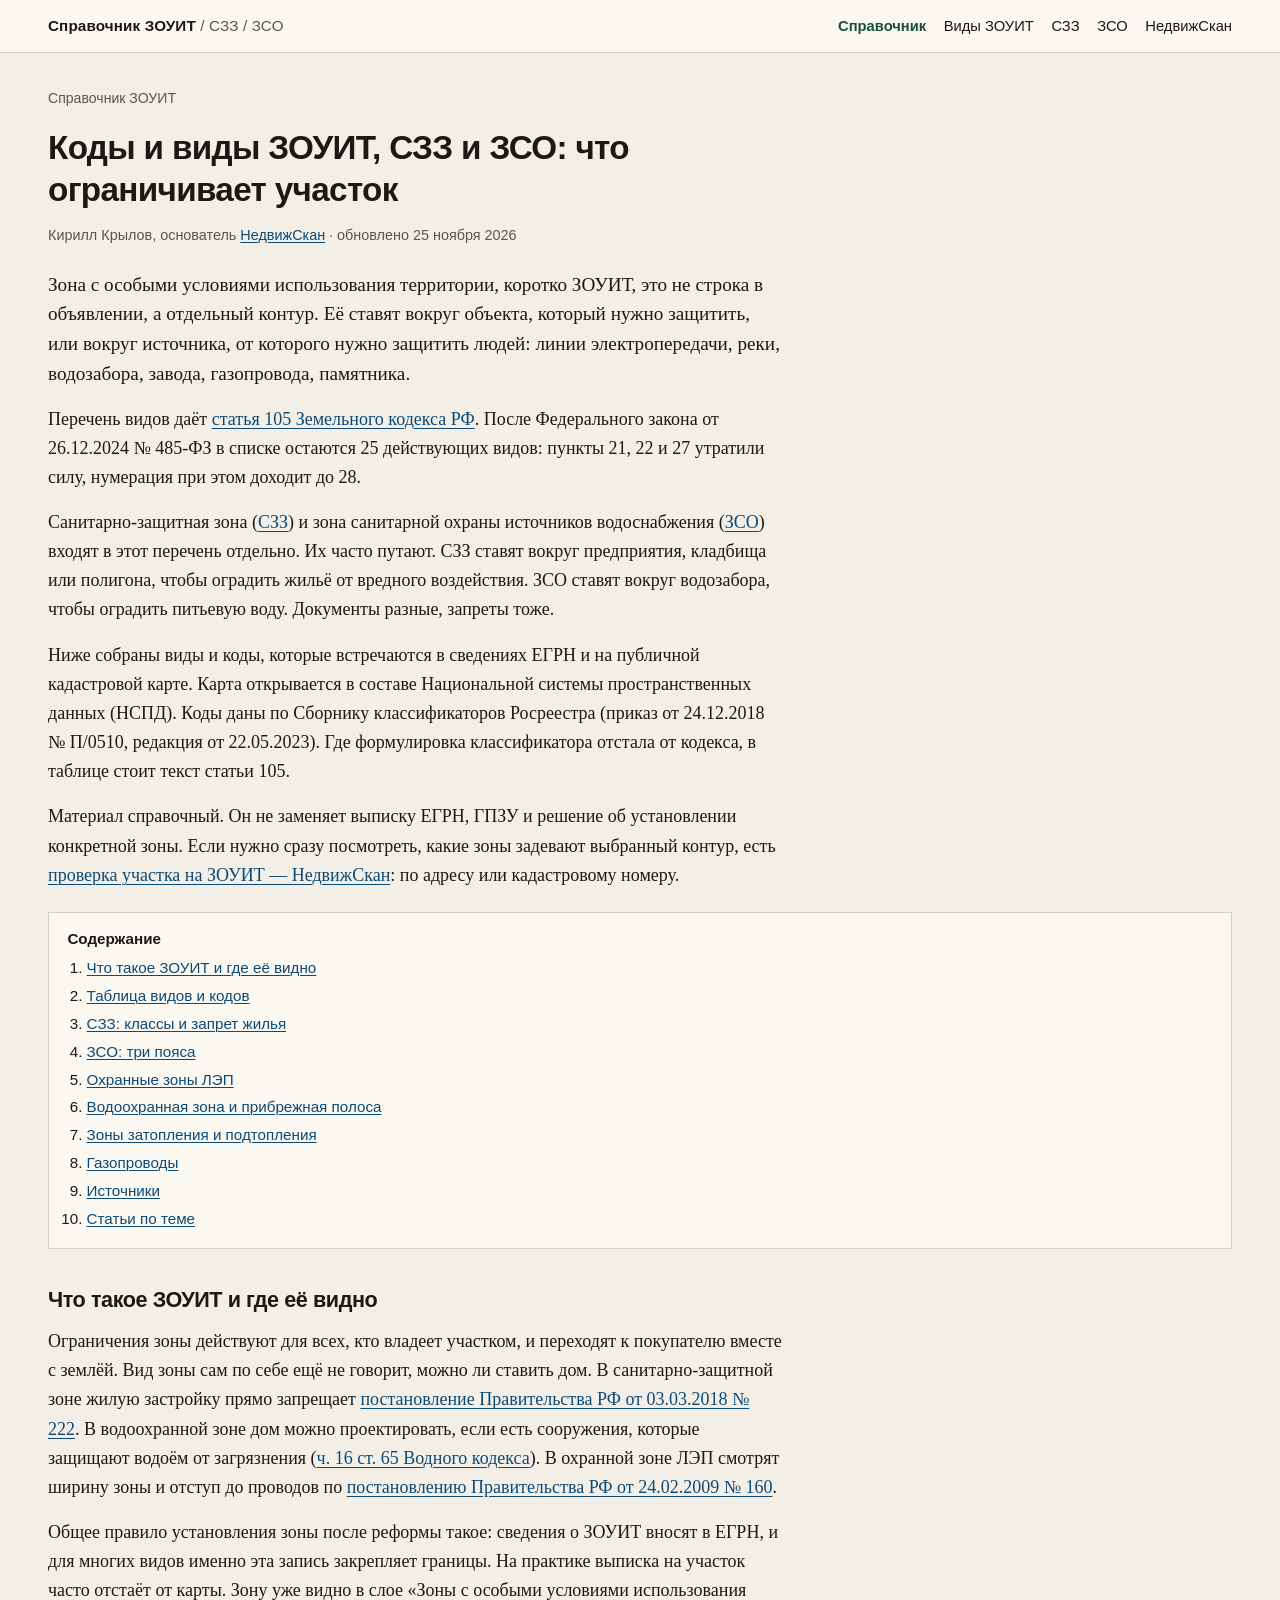
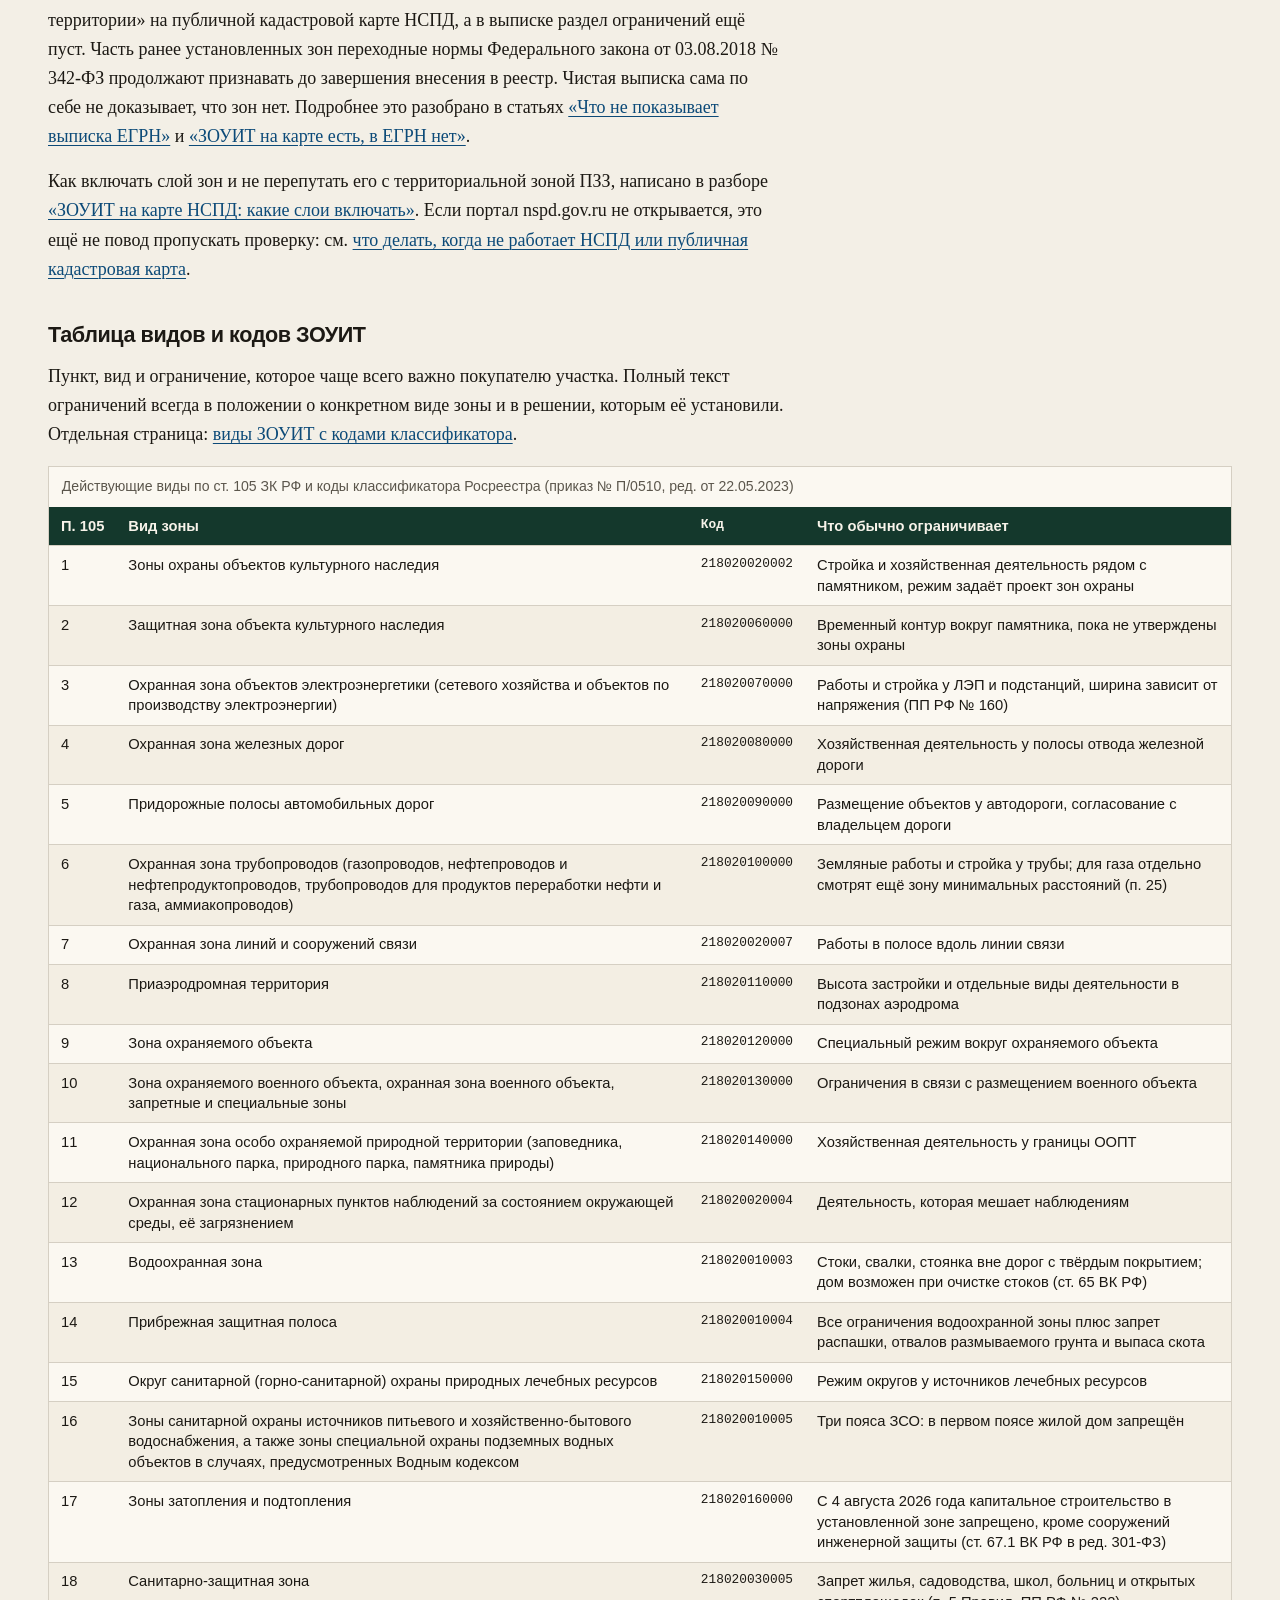
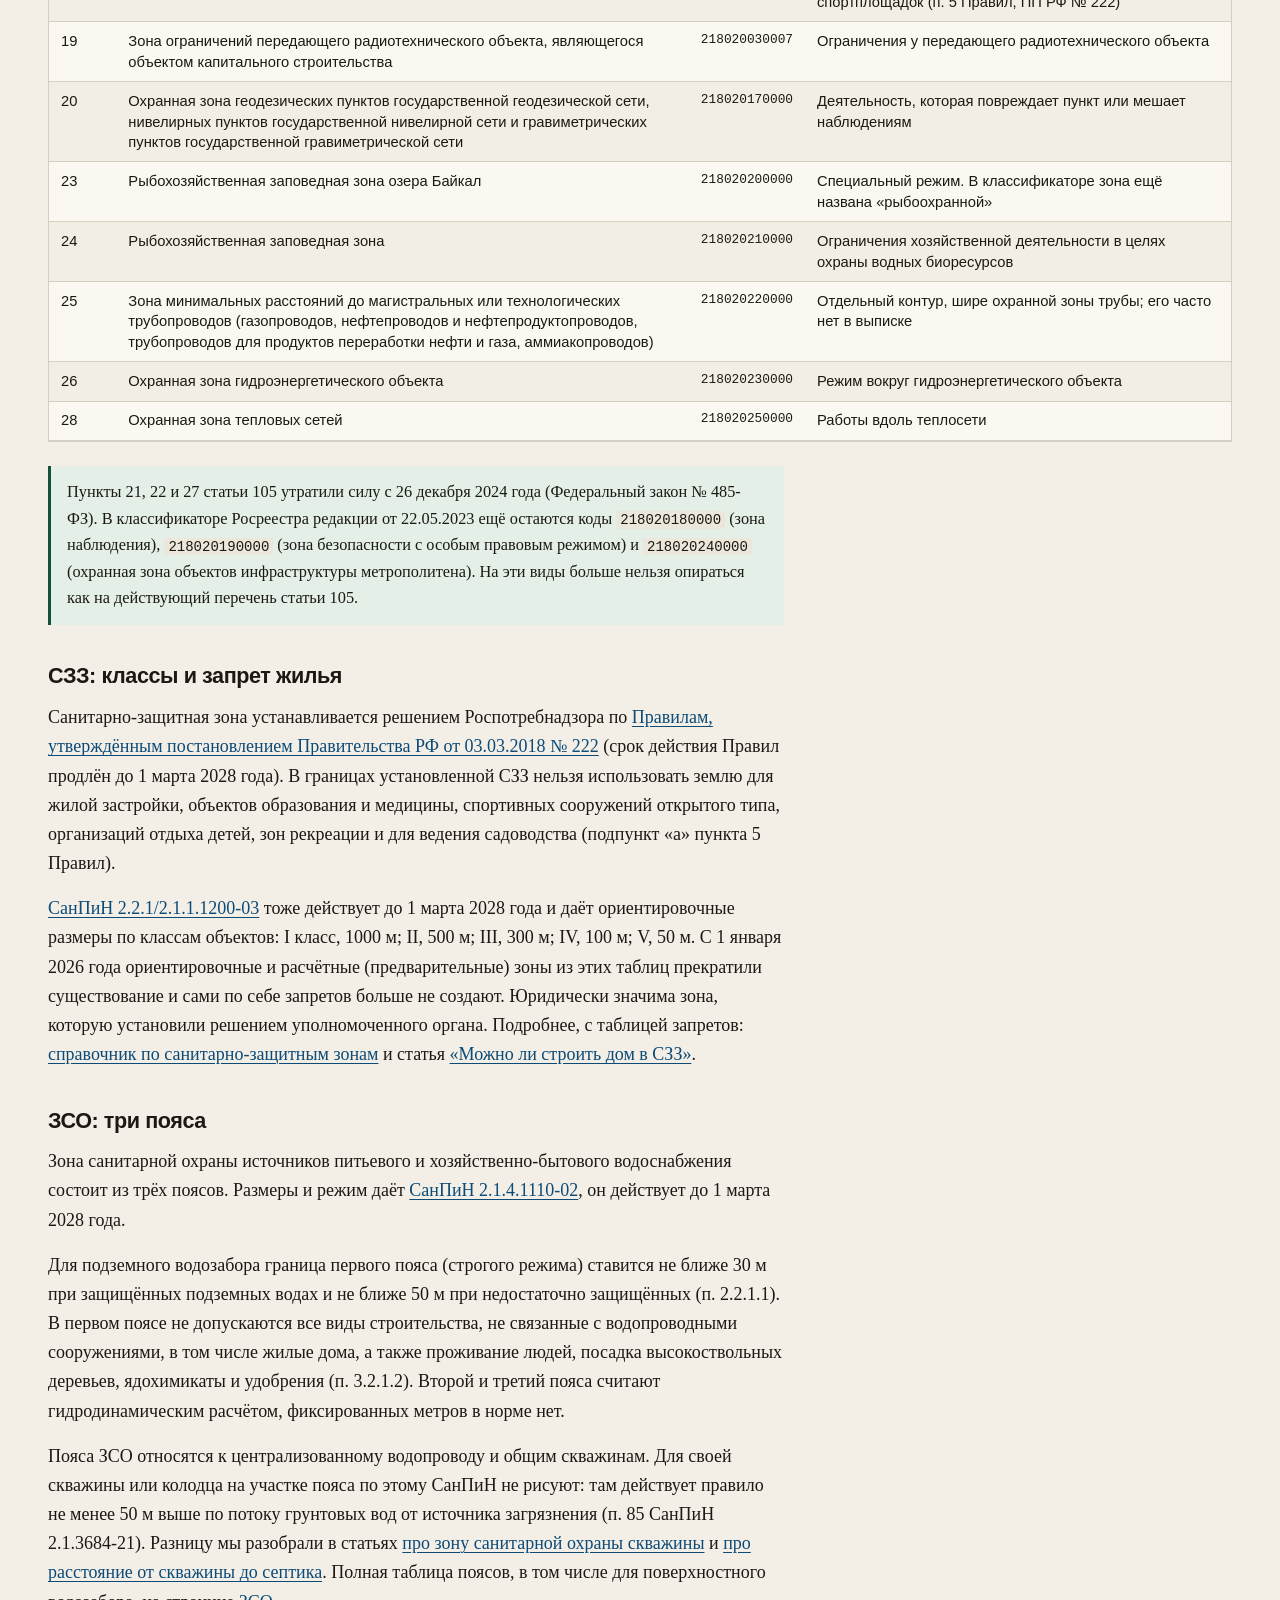
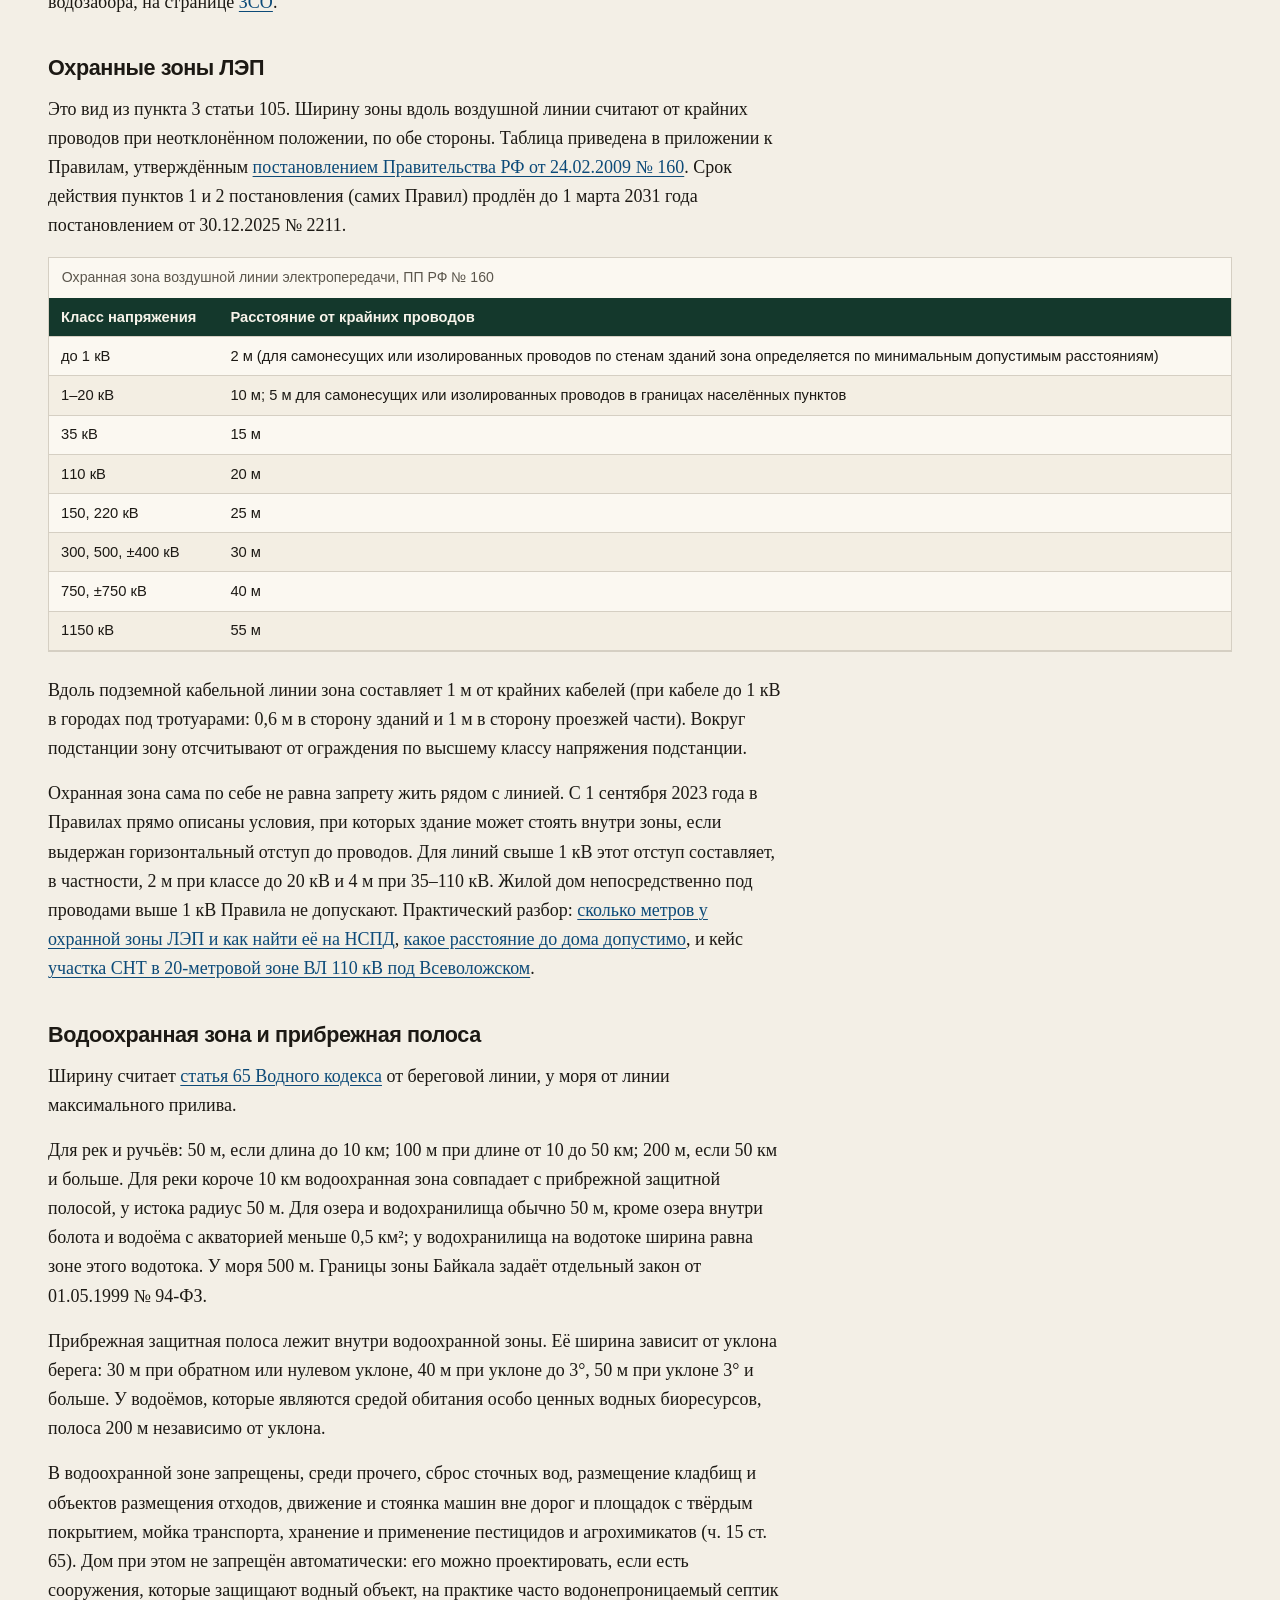
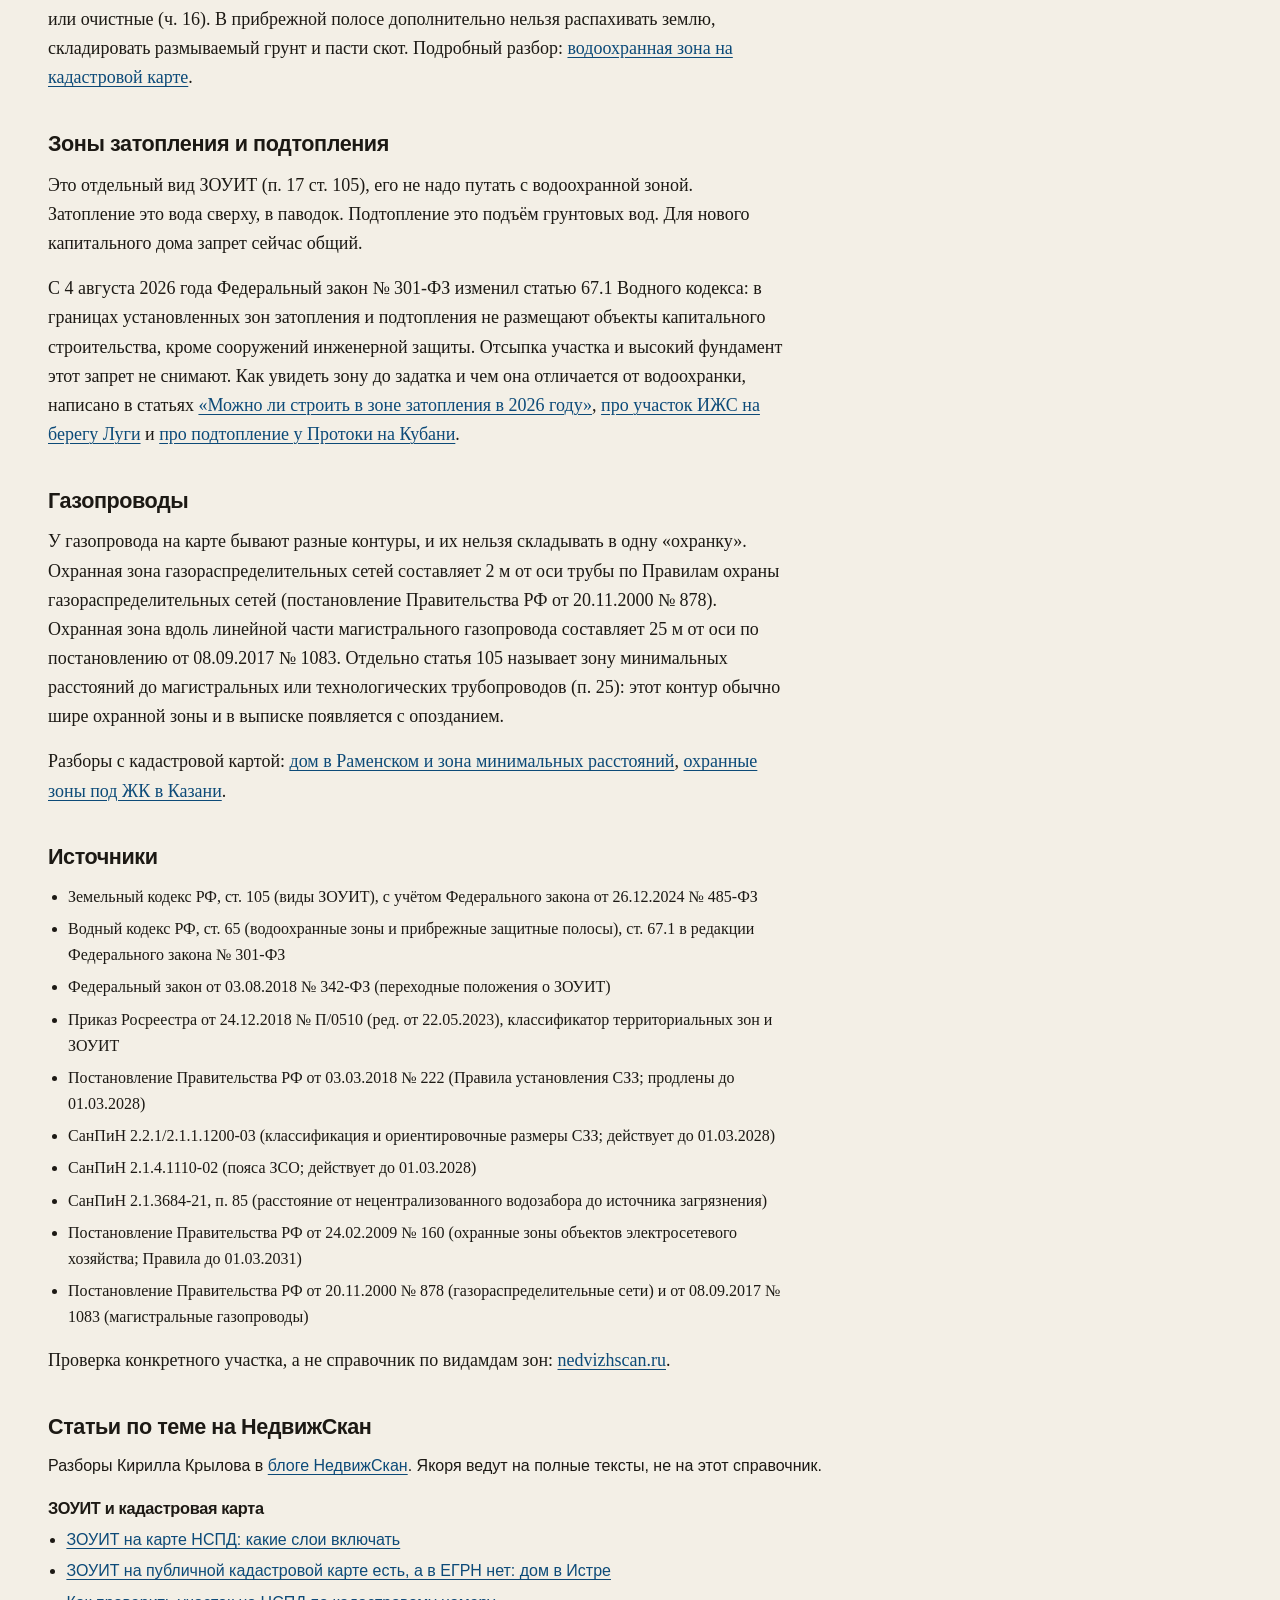
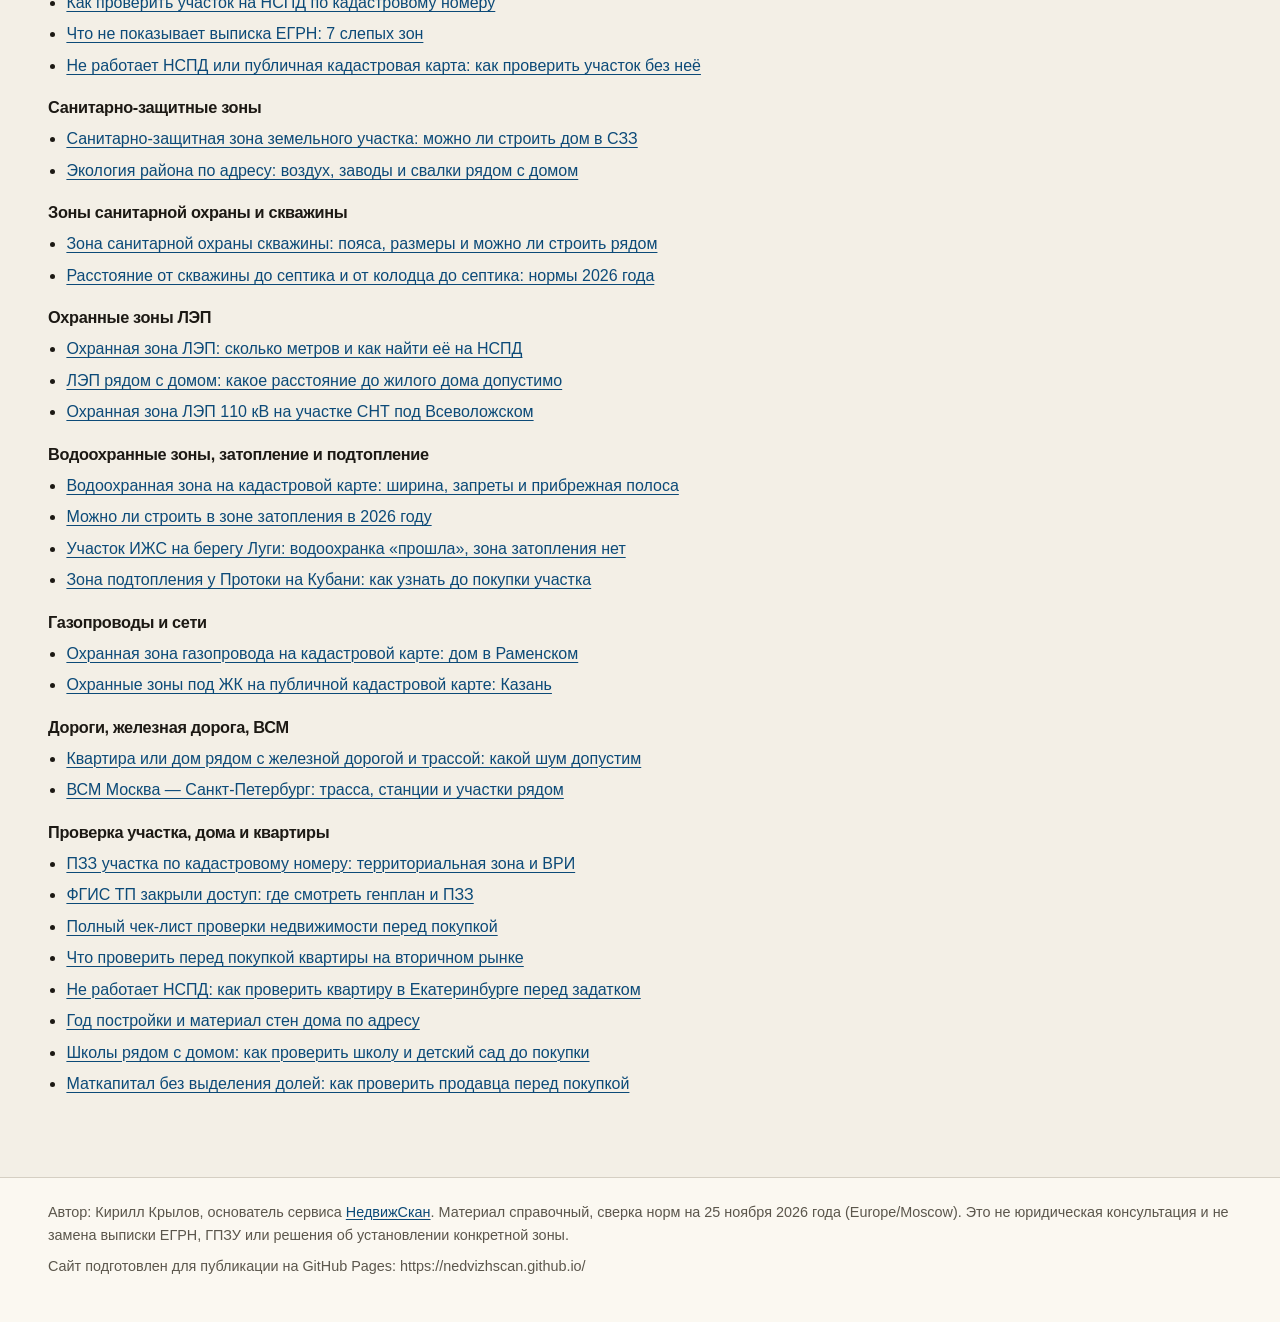
<file: index.html>
<!DOCTYPE html>
<html lang="ru">
<head>
  <meta charset="utf-8">
  <meta name="viewport" content="width=device-width, initial-scale=1">
  <title>ЗОУИТ, СЗЗ и ЗСО: виды, коды и ограничения</title>
  <meta name="description" content="Коды и виды ЗОУИТ по ст. 105 ЗК РФ, классы СЗЗ и три пояса ЗСО: размеры, запреты и ссылки на нормы. Справочник Кирилла Крылова, НедвижСкан.">
  <link rel="canonical" href="https://nedvizhscan.github.io/">
  <meta name="author" content="Кирилл Крылов">
  <meta name="robots" content="index,follow">
  <meta property="og:type" content="article">
  <meta property="og:locale" content="ru_RU">
  <meta property="og:title" content="ЗОУИТ, СЗЗ и ЗСО: виды, коды и ограничения">
  <meta property="og:description" content="Коды и виды ЗОУИТ по ст. 105 ЗК РФ, классы СЗЗ и три пояса ЗСО: размеры, запреты и ссылки на нормы. Справочник Кирилла Крылова, НедвижСкан.">
  <meta property="og:url" content="https://nedvizhscan.github.io/">
  <meta property="og:site_name" content="Справочник ЗОУИТ, СЗЗ и ЗСО">
  <meta name="twitter:card" content="summary">
  <meta name="twitter:title" content="ЗОУИТ, СЗЗ и ЗСО: виды, коды и ограничения">
  <meta name="twitter:description" content="Коды и виды ЗОУИТ по ст. 105 ЗК РФ, классы СЗЗ и три пояса ЗСО: размеры, запреты и ссылки на нормы. Справочник Кирилла Крылова, НедвижСкан.">
  <link rel="stylesheet" href="css/style.css">
  <script type="application/ld+json">
{
  "@context": "https://schema.org",
  "@graph": [
    {
      "@type": "WebSite",
      "@id": "https://nedvizhscan.github.io/#website",
      "url": "https://nedvizhscan.github.io/",
      "name": "Справочник ЗОУИТ, СЗЗ и ЗСО",
      "inLanguage": "ru-RU",
      "publisher": {
        "@id": "https://nedvizhscan.github.io/#org"
      }
    },
    {
      "@type": "Organization",
      "@id": "https://nedvizhscan.github.io/#org",
      "name": "НедвижСкан",
      "url": "https://nedvizhscan.ru/"
    },
    {
      "@type": "Person",
      "@id": "https://nedvizhscan.github.io/#kirill",
      "name": "Кирилл Крылов",
      "jobTitle": "Основатель НедвижСкан",
      "url": "https://nedvizhscan.ru/o-proekte",
      "sameAs": [
        "https://nedvizhscan.ru/"
      ],
      "worksFor": {
        "@id": "https://nedvizhscan.github.io/#org"
      }
    },
    {
      "@type": [
        "Article",
        "WebPage"
      ],
      "@id": "https://nedvizhscan.github.io/",
      "url": "https://nedvizhscan.github.io/",
      "name": "ЗОУИТ, СЗЗ и ЗСО: виды, коды и ограничения",
      "headline": "ЗОУИТ, СЗЗ и ЗСО: виды, коды и ограничения",
      "description": "Коды и виды ЗОУИТ по ст. 105 ЗК РФ, классы СЗЗ и три пояса ЗСО: размеры, запреты и ссылки на нормы. Справочник Кирилла Крылова, НедвижСкан.",
      "inLanguage": "ru-RU",
      "datePublished": "2026-11-25",
      "dateModified": "2026-11-25",
      "isPartOf": {
        "@id": "https://nedvizhscan.github.io/#website"
      },
      "author": {
        "@id": "https://nedvizhscan.github.io/#kirill"
      },
      "publisher": {
        "@id": "https://nedvizhscan.github.io/#org"
      },
      "mainEntityOfPage": "https://nedvizhscan.github.io/",
      "breadcrumb": {
        "@id": "https://nedvizhscan.github.io/#breadcrumb"
      }
    },
    {
      "@type": "BreadcrumbList",
      "@id": "https://nedvizhscan.github.io/#breadcrumb",
      "itemListElement": [
        {
          "@type": "ListItem",
          "position": 1,
          "name": "Справочник ЗОУИТ",
          "item": "https://nedvizhscan.github.io/"
        }
      ]
    }
  ]
}
  </script>
</head>
<body>
  <a class="skip" href="#content">К содержанию</a>
  <header class="site">
    <div class="wrap header-row">
      <a class="brand" href="index.html">Справочник ЗОУИТ <span>/ СЗЗ / ЗСО</span></a>
      <nav class="site-nav" aria-label="Разделы"><a href="index.html" aria-current="page">Справочник</a><a href="zouit.html">Виды ЗОУИТ</a><a href="szz.html">СЗЗ</a><a href="zso.html">ЗСО</a><a href="https://nedvizhscan.ru/">НедвижСкан</a></nav>
    </div>
  </header>
  <main id="content">
    <div class="wrap">
      <nav class="crumbs" aria-label="Навигация"><span>Справочник ЗОУИТ</span></nav>
      
<div class="prose">
<h1>Коды и виды ЗОУИТ, СЗЗ и ЗСО: что ограничивает участок</h1>
<p class="meta">Кирилл Крылов, основатель <a href="https://nedvizhscan.ru/">НедвижСкан</a> · обновлено 25 ноября 2026</p>
<p class="lead">Зона с особыми условиями использования территории, коротко ЗОУИТ, это не строка в объявлении, а отдельный контур. Её ставят вокруг объекта, который нужно защитить, или вокруг источника, от которого нужно защитить людей: линии электропередачи, реки, водозабора, завода, газопровода, памятника.</p>
<p>Перечень видов даёт <a href="https://www.consultant.ru/document/cons_doc_LAW_33773/d470dcf99871701e9e113961d34f6671e43824c4/">статья 105 Земельного кодекса РФ</a>. После Федерального закона от 26.12.2024 № 485-ФЗ в списке остаются 25 действующих видов: пункты 21, 22 и 27 утратили силу, нумерация при этом доходит до 28.</p>
<p>Санитарно-защитная зона (<a href="szz.html">СЗЗ</a>) и зона санитарной охраны источников водоснабжения (<a href="zso.html">ЗСО</a>) входят в этот перечень отдельно. Их часто путают. СЗЗ ставят вокруг предприятия, кладбища или полигона, чтобы оградить жильё от вредного воздействия. ЗСО ставят вокруг водозабора, чтобы оградить питьевую воду. Документы разные, запреты тоже.</p>
<p>Ниже собраны виды и коды, которые встречаются в сведениях ЕГРН и на публичной кадастровой карте. Карта открывается в составе Национальной системы пространственных данных (НСПД). Коды даны по Сборнику классификаторов Росреестра (приказ от 24.12.2018 № П/0510, редакция от 22.05.2023). Где формулировка классификатора отстала от кодекса, в таблице стоит текст статьи 105.</p>
<p>Материал справочный. Он не заменяет выписку ЕГРН, ГПЗУ и решение об установлении конкретной зоны. Если нужно сразу посмотреть, какие зоны задевают выбранный контур, есть <a href="https://nedvizhscan.ru/">проверка участка на ЗОУИТ — НедвижСкан</a>: по адресу или кадастровому номеру.</p>
</div>

<nav class="toc" aria-label="Содержание">
  <h2>Содержание</h2>
  <ol>
    <li><a href="#chto-takoe">Что такое ЗОУИТ и где её видно</a></li>
    <li><a href="#tablitsa">Таблица видов и кодов</a></li>
    <li><a href="#szz-kratko">СЗЗ: классы и запрет жилья</a></li>
    <li><a href="#zso-kratko">ЗСО: три пояса</a></li>
    <li><a href="#lep">Охранные зоны ЛЭП</a></li>
    <li><a href="#voda">Водоохранная зона и прибрежная полоса</a></li>
    <li><a href="#zatoplenie">Зоны затопления и подтопления</a></li>
    <li><a href="#gaz">Газопроводы</a></li>
    <li><a href="#istochniki">Источники</a></li>
    <li><a href="#stati">Статьи по теме</a></li>
  </ol>
</nav>

<div class="prose">
<h2 id="chto-takoe">Что такое ЗОУИТ и где её видно</h2>
<p>Ограничения зоны действуют для всех, кто владеет участком, и переходят к покупателю вместе с землёй. Вид зоны сам по себе ещё не говорит, можно ли ставить дом. В санитарно-защитной зоне жилую застройку прямо запрещает <a href="https://base.garant.ru/71892700/">постановление Правительства РФ от 03.03.2018 № 222</a>. В водоохранной зоне дом можно проектировать, если есть сооружения, которые защищают водоём от загрязнения (<a href="https://www.consultant.ru/document/cons_doc_LAW_60683/4c65ff0f232195d8dccc08535d2c3923d5b67f1c/">ч. 16 ст. 65 Водного кодекса</a>). В охранной зоне ЛЭП смотрят ширину зоны и отступ до проводов по <a href="https://base.garant.ru/12165555/">постановлению Правительства РФ от 24.02.2009 № 160</a>.</p>
<p>Общее правило установления зоны после реформы такое: сведения о ЗОУИТ вносят в ЕГРН, и для многих видов именно эта запись закрепляет границы. На практике выписка на участок часто отстаёт от карты. Зону уже видно в слое «Зоны с особыми условиями использования территории» на публичной кадастровой карте НСПД, а в выписке раздел ограничений ещё пуст. Часть ранее установленных зон переходные нормы Федерального закона от 03.08.2018 № 342-ФЗ продолжают признавать до завершения внесения в реестр. Чистая выписка сама по себе не доказывает, что зон нет. Подробнее это разобрано в статьях <a href="https://nedvizhscan.ru/blog/chto-ne-pokazyvaet-vypiska-egrn">«Что не показывает выписка ЕГРН»</a> и <a href="https://nedvizhscan.ru/blog/zouit-publichnaya-kadastrovaya-karta-nspd-istra">«ЗОУИТ на карте есть, в ЕГРН нет»</a>.</p>
<p>Как включать слой зон и не перепутать его с территориальной зоной ПЗЗ, написано в разборе <a href="https://nedvizhscan.ru/blog/zouit-na-karte-nspd">«ЗОУИТ на карте НСПД: какие слои включать»</a>. Если портал nspd.gov.ru не открывается, это ещё не повод пропускать проверку: см. <a href="https://nedvizhscan.ru/blog/ne-rabotaet-nspd-i-pkk-kak-proverit-uchastok">что делать, когда не работает НСПД или публичная кадастровая карта</a>.</p>
</div>

<h2 id="tablitsa">Таблица видов и кодов ЗОУИТ</h2>
<p class="prose">Пункт, вид и ограничение, которое чаще всего важно покупателю участка. Полный текст ограничений всегда в положении о конкретном виде зоны и в решении, которым её установили. Отдельная страница: <a href="zouit.html">виды ЗОУИТ с кодами классификатора</a>.</p>
<div class="table-wrap">
<table>
  <caption>Действующие виды по ст. 105 ЗК РФ и коды классификатора Росреестра (приказ № П/0510, ред. от 22.05.2023)</caption>
  <thead>
    <tr>
      <th class="num">П. 105</th>
      <th>Вид зоны</th>
      <th class="code">Код</th>
      <th>Что обычно ограничивает</th>
    </tr>
  </thead>
  <tbody>
    <tr><td class="num">1</td><td>Зоны охраны объектов культурного наследия</td><td class="code">218020020002</td><td>Стройка и хозяйственная деятельность рядом с памятником, режим задаёт проект зон охраны</td></tr>
    <tr><td class="num">2</td><td>Защитная зона объекта культурного наследия</td><td class="code">218020060000</td><td>Временный контур вокруг памятника, пока не утверждены зоны охраны</td></tr>
    <tr><td class="num">3</td><td>Охранная зона объектов электроэнергетики (сетевого хозяйства и объектов по производству электроэнергии)</td><td class="code">218020070000</td><td>Работы и стройка у ЛЭП и подстанций, ширина зависит от напряжения (ПП РФ № 160)</td></tr>
    <tr><td class="num">4</td><td>Охранная зона железных дорог</td><td class="code">218020080000</td><td>Хозяйственная деятельность у полосы отвода железной дороги</td></tr>
    <tr><td class="num">5</td><td>Придорожные полосы автомобильных дорог</td><td class="code">218020090000</td><td>Размещение объектов у автодороги, согласование с владельцем дороги</td></tr>
    <tr><td class="num">6</td><td>Охранная зона трубопроводов (газопроводов, нефтепроводов и нефтепродуктопроводов, трубопроводов для продуктов переработки нефти и газа, аммиакопроводов)</td><td class="code">218020100000</td><td>Земляные работы и стройка у трубы; для газа отдельно смотрят ещё зону минимальных расстояний (п. 25)</td></tr>
    <tr><td class="num">7</td><td>Охранная зона линий и сооружений связи</td><td class="code">218020020007</td><td>Работы в полосе вдоль линии связи</td></tr>
    <tr><td class="num">8</td><td>Приаэродромная территория</td><td class="code">218020110000</td><td>Высота застройки и отдельные виды деятельности в подзонах аэродрома</td></tr>
    <tr><td class="num">9</td><td>Зона охраняемого объекта</td><td class="code">218020120000</td><td>Специальный режим вокруг охраняемого объекта</td></tr>
    <tr><td class="num">10</td><td>Зона охраняемого военного объекта, охранная зона военного объекта, запретные и специальные зоны</td><td class="code">218020130000</td><td>Ограничения в связи с размещением военного объекта</td></tr>
    <tr><td class="num">11</td><td>Охранная зона особо охраняемой природной территории (заповедника, национального парка, природного парка, памятника природы)</td><td class="code">218020140000</td><td>Хозяйственная деятельность у границы ООПТ</td></tr>
    <tr><td class="num">12</td><td>Охранная зона стационарных пунктов наблюдений за состоянием окружающей среды, её загрязнением</td><td class="code">218020020004</td><td>Деятельность, которая мешает наблюдениям</td></tr>
    <tr><td class="num">13</td><td>Водоохранная зона</td><td class="code">218020010003</td><td>Стоки, свалки, стоянка вне дорог с твёрдым покрытием; дом возможен при очистке стоков (ст. 65 ВК РФ)</td></tr>
    <tr><td class="num">14</td><td>Прибрежная защитная полоса</td><td class="code">218020010004</td><td>Все ограничения водоохранной зоны плюс запрет распашки, отвалов размываемого грунта и выпаса скота</td></tr>
    <tr><td class="num">15</td><td>Округ санитарной (горно-санитарной) охраны природных лечебных ресурсов</td><td class="code">218020150000</td><td>Режим округов у источников лечебных ресурсов</td></tr>
    <tr><td class="num">16</td><td>Зоны санитарной охраны источников питьевого и хозяйственно-бытового водоснабжения, а также зоны специальной охраны подземных водных объектов в случаях, предусмотренных Водным кодексом</td><td class="code">218020010005</td><td>Три пояса ЗСО: в первом поясе жилой дом запрещён</td></tr>
    <tr><td class="num">17</td><td>Зоны затопления и подтопления</td><td class="code">218020160000</td><td>С 4 августа 2026 года капитальное строительство в установленной зоне запрещено, кроме сооружений инженерной защиты (ст. 67.1 ВК РФ в ред. 301-ФЗ)</td></tr>
    <tr><td class="num">18</td><td>Санитарно-защитная зона</td><td class="code">218020030005</td><td>Запрет жилья, садоводства, школ, больниц и открытых спортплощадок (п. 5 Правил, ПП РФ № 222)</td></tr>
    <tr><td class="num">19</td><td>Зона ограничений передающего радиотехнического объекта, являющегося объектом капитального строительства</td><td class="code">218020030007</td><td>Ограничения у передающего радиотехнического объекта</td></tr>
    <tr><td class="num">20</td><td>Охранная зона геодезических пунктов государственной геодезической сети, нивелирных пунктов государственной нивелирной сети и гравиметрических пунктов государственной гравиметрической сети</td><td class="code">218020170000</td><td>Деятельность, которая повреждает пункт или мешает наблюдениям</td></tr>
    <tr><td class="num">23</td><td>Рыбохозяйственная заповедная зона озера Байкал</td><td class="code">218020200000</td><td>Специальный режим. В классификаторе зона ещё названа «рыбоохранной»</td></tr>
    <tr><td class="num">24</td><td>Рыбохозяйственная заповедная зона</td><td class="code">218020210000</td><td>Ограничения хозяйственной деятельности в целях охраны водных биоресурсов</td></tr>
    <tr><td class="num">25</td><td>Зона минимальных расстояний до магистральных или технологических трубопроводов (газопроводов, нефтепроводов и нефтепродуктопроводов, трубопроводов для продуктов переработки нефти и газа, аммиакопроводов)</td><td class="code">218020220000</td><td>Отдельный контур, шире охранной зоны трубы; его часто нет в выписке</td></tr>
    <tr><td class="num">26</td><td>Охранная зона гидроэнергетического объекта</td><td class="code">218020230000</td><td>Режим вокруг гидроэнергетического объекта</td></tr>
    <tr><td class="num">28</td><td>Охранная зона тепловых сетей</td><td class="code">218020250000</td><td>Работы вдоль теплосети</td></tr>
  </tbody>
</table>
</div>

<div class="prose">
<div class="note">
<p>Пункты 21, 22 и 27 статьи 105 утратили силу с 26 декабря 2024 года (Федеральный закон № 485-ФЗ). В классификаторе Росреестра редакции от 22.05.2023 ещё остаются коды <code>218020180000</code> (зона наблюдения), <code>218020190000</code> (зона безопасности с особым правовым режимом) и <code>218020240000</code> (охранная зона объектов инфраструктуры метрополитена). На эти виды больше нельзя опираться как на действующий перечень статьи 105.</p>
</div>

<h2 id="szz-kratko">СЗЗ: классы и запрет жилья</h2>
<p>Санитарно-защитная зона устанавливается решением Роспотребнадзора по <a href="https://base.garant.ru/71892700/">Правилам, утверждённым постановлением Правительства РФ от 03.03.2018 № 222</a> (срок действия Правил продлён до 1 марта 2028 года). В границах установленной СЗЗ нельзя использовать землю для жилой застройки, объектов образования и медицины, спортивных сооружений открытого типа, организаций отдыха детей, зон рекреации и для ведения садоводства (подпункт «а» пункта 5 Правил).</p>
<p><a href="https://base.garant.ru/12158477/">СанПиН 2.2.1/2.1.1.1200-03</a> тоже действует до 1 марта 2028 года и даёт ориентировочные размеры по классам объектов: I класс, 1000 м; II, 500 м; III, 300 м; IV, 100 м; V, 50 м. С 1 января 2026 года ориентировочные и расчётные (предварительные) зоны из этих таблиц прекратили существование и сами по себе запретов больше не создают. Юридически значима зона, которую установили решением уполномоченного органа. Подробнее, с таблицей запретов: <a href="szz.html">справочник по санитарно-защитным зонам</a> и статья <a href="https://nedvizhscan.ru/blog/sanitarno-zashchitnaya-zona-uchastka-mozhno-li-stroit">«Можно ли строить дом в СЗЗ»</a>.</p>

<h2 id="zso-kratko">ЗСО: три пояса</h2>
<p>Зона санитарной охраны источников питьевого и хозяйственно-бытового водоснабжения состоит из трёх поясов. Размеры и режим даёт <a href="https://base.garant.ru/12126663/">СанПиН 2.1.4.1110-02</a>, он действует до 1 марта 2028 года.</p>
<p>Для подземного водозабора граница первого пояса (строгого режима) ставится не ближе 30 м при защищённых подземных водах и не ближе 50 м при недостаточно защищённых (п. 2.2.1.1). В первом поясе не допускаются все виды строительства, не связанные с водопроводными сооружениями, в том числе жилые дома, а также проживание людей, посадка высокоствольных деревьев, ядохимикаты и удобрения (п. 3.2.1.2). Второй и третий пояса считают гидродинамическим расчётом, фиксированных метров в норме нет.</p>
<p>Пояса ЗСО относятся к централизованному водопроводу и общим скважинам. Для своей скважины или колодца на участке пояса по этому СанПиН не рисуют: там действует правило не менее 50 м выше по потоку грунтовых вод от источника загрязнения (п. 85 СанПиН 2.1.3684-21). Разницу мы разобрали в статьях <a href="https://nedvizhscan.ru/blog/zona-sanitarnoj-ohrany-skvazhiny">про зону санитарной охраны скважины</a> и <a href="https://nedvizhscan.ru/blog/rasstoyanie-ot-skvazhiny-do-septika">про расстояние от скважины до септика</a>. Полная таблица поясов, в том числе для поверхностного водозабора, на странице <a href="zso.html">ЗСО</a>.</p>

<h2 id="lep">Охранные зоны ЛЭП</h2>
<p>Это вид из пункта 3 статьи 105. Ширину зоны вдоль воздушной линии считают от крайних проводов при неотклонённом положении, по обе стороны. Таблица приведена в приложении к Правилам, утверждённым <a href="https://base.garant.ru/12165555/">постановлением Правительства РФ от 24.02.2009 № 160</a>. Срок действия пунктов 1 и 2 постановления (самих Правил) продлён до 1 марта 2031 года постановлением от 30.12.2025 № 2211.</p>
</div>

<div class="table-wrap">
<table>
  <caption>Охранная зона воздушной линии электропередачи, ПП РФ № 160</caption>
  <thead>
    <tr><th>Класс напряжения</th><th>Расстояние от крайних проводов</th></tr>
  </thead>
  <tbody>
    <tr><td>до 1 кВ</td><td>2 м (для самонесущих или изолированных проводов по стенам зданий зона определяется по минимальным допустимым расстояниям)</td></tr>
    <tr><td>1–20 кВ</td><td>10 м; 5 м для самонесущих или изолированных проводов в границах населённых пунктов</td></tr>
    <tr><td>35 кВ</td><td>15 м</td></tr>
    <tr><td>110 кВ</td><td>20 м</td></tr>
    <tr><td>150, 220 кВ</td><td>25 м</td></tr>
    <tr><td>300, 500, ±400 кВ</td><td>30 м</td></tr>
    <tr><td>750, ±750 кВ</td><td>40 м</td></tr>
    <tr><td>1150 кВ</td><td>55 м</td></tr>
  </tbody>
</table>
</div>

<div class="prose">
<p>Вдоль подземной кабельной линии зона составляет 1 м от крайних кабелей (при кабеле до 1 кВ в городах под тротуарами: 0,6 м в сторону зданий и 1 м в сторону проезжей части). Вокруг подстанции зону отсчитывают от ограждения по высшему классу напряжения подстанции.</p>
<p>Охранная зона сама по себе не равна запрету жить рядом с линией. С 1 сентября 2023 года в Правилах прямо описаны условия, при которых здание может стоять внутри зоны, если выдержан горизонтальный отступ до проводов. Для линий свыше 1 кВ этот отступ составляет, в частности, 2 м при классе до 20 кВ и 4 м при 35–110 кВ. Жилой дом непосредственно под проводами выше 1 кВ Правила не допускают. Практический разбор: <a href="https://nedvizhscan.ru/blog/ohrannye-zony-lep-nspd">сколько метров у охранной зоны ЛЭП и как найти её на НСПД</a>, <a href="https://nedvizhscan.ru/blog/lep-ryadom-s-domom-rasstoyanie-pered-pokupkoj">какое расстояние до дома допустимо</a>, и кейс <a href="https://nedvizhscan.ru/blog/ohrannaya-zona-lep-110-kv-nspd-vsevolozhsk">участка СНТ в 20-метровой зоне ВЛ 110 кВ под Всеволожском</a>.</p>

<h2 id="voda">Водоохранная зона и прибрежная полоса</h2>
<p>Ширину считает <a href="https://www.consultant.ru/document/cons_doc_LAW_60683/4c65ff0f232195d8dccc08535d2c3923d5b67f1c/">статья 65 Водного кодекса</a> от береговой линии, у моря от линии максимального прилива.</p>
<p>Для рек и ручьёв: 50 м, если длина до 10 км; 100 м при длине от 10 до 50 км; 200 м, если 50 км и больше. Для реки короче 10 км водоохранная зона совпадает с прибрежной защитной полосой, у истока радиус 50 м. Для озера и водохранилища обычно 50 м, кроме озера внутри болота и водоёма с акваторией меньше 0,5 км²; у водохранилища на водотоке ширина равна зоне этого водотока. У моря 500 м. Границы зоны Байкала задаёт отдельный закон от 01.05.1999 № 94-ФЗ.</p>
<p>Прибрежная защитная полоса лежит внутри водоохранной зоны. Её ширина зависит от уклона берега: 30 м при обратном или нулевом уклоне, 40 м при уклоне до 3°, 50 м при уклоне 3° и больше. У водоёмов, которые являются средой обитания особо ценных водных биоресурсов, полоса 200 м независимо от уклона.</p>
<p>В водоохранной зоне запрещены, среди прочего, сброс сточных вод, размещение кладбищ и объектов размещения отходов, движение и стоянка машин вне дорог и площадок с твёрдым покрытием, мойка транспорта, хранение и применение пестицидов и агрохимикатов (ч. 15 ст. 65). Дом при этом не запрещён автоматически: его можно проектировать, если есть сооружения, которые защищают водный объект, на практике часто водонепроницаемый септик или очистные (ч. 16). В прибрежной полосе дополнительно нельзя распахивать землю, складировать размываемый грунт и пасти скот. Подробный разбор: <a href="https://nedvizhscan.ru/blog/vodoohrannaya-zona-i-zashchitnaya-polosa">водоохранная зона на кадастровой карте</a>.</p>

<h2 id="zatoplenie">Зоны затопления и подтопления</h2>
<p>Это отдельный вид ЗОУИТ (п. 17 ст. 105), его не надо путать с водоохранной зоной. Затопление это вода сверху, в паводок. Подтопление это подъём грунтовых вод. Для нового капитального дома запрет сейчас общий.</p>
<p>С 4 августа 2026 года Федеральный закон № 301-ФЗ изменил статью 67.1 Водного кодекса: в границах установленных зон затопления и подтопления не размещают объекты капитального строительства, кроме сооружений инженерной защиты. Отсыпка участка и высокий фундамент этот запрет не снимают. Как увидеть зону до задатка и чем она отличается от водоохранки, написано в статьях <a href="https://nedvizhscan.ru/blog/zapret-stroiki-v-zone-zatopleniya-2026">«Можно ли строить в зоне затопления в 2026 году»</a>, <a href="https://nedvizhscan.ru/blog/luga-uchastok-izhs-zona-zatopleniya-301-fz-nspd">про участок ИЖС на берегу Луги</a> и <a href="https://nedvizhscan.ru/blog/zona-podtopleniya-kuban-protoka-slavyansk">про подтопление у Протоки на Кубани</a>.</p>

<h2 id="gaz">Газопроводы</h2>
<p>У газопровода на карте бывают разные контуры, и их нельзя складывать в одну «охранку». Охранная зона газораспределительных сетей составляет 2 м от оси трубы по Правилам охраны газораспределительных сетей (постановление Правительства РФ от 20.11.2000 № 878). Охранная зона вдоль линейной части магистрального газопровода составляет 25 м от оси по постановлению от 08.09.2017 № 1083. Отдельно статья 105 называет зону минимальных расстояний до магистральных или технологических трубопроводов (п. 25): этот контур обычно шире охранной зоны и в выписке появляется с опозданием.</p>
<p>Разборы с кадастровой картой: <a href="https://nedvizhscan.ru/blog/ohrannaya-zona-gazoprovoda-kadastrovaya-karta-ramenskoe">дом в Раменском и зона минимальных расстояний</a>, <a href="https://nedvizhscan.ru/blog/publichnaya-kadastrovaya-karta-ohrannye-zony-mkd-kazan">охранные зоны под ЖК в Казани</a>.</p>

<h2 id="istochniki">Источники</h2>
<ul class="sources">
  <li>Земельный кодекс РФ, ст. 105 (виды ЗОУИТ), с учётом Федерального закона от 26.12.2024 № 485-ФЗ</li>
  <li>Водный кодекс РФ, ст. 65 (водоохранные зоны и прибрежные защитные полосы), ст. 67.1 в редакции Федерального закона № 301-ФЗ</li>
  <li>Федеральный закон от 03.08.2018 № 342-ФЗ (переходные положения о ЗОУИТ)</li>
  <li>Приказ Росреестра от 24.12.2018 № П/0510 (ред. от 22.05.2023), классификатор территориальных зон и ЗОУИТ</li>
  <li>Постановление Правительства РФ от 03.03.2018 № 222 (Правила установления СЗЗ; продлены до 01.03.2028)</li>
  <li>СанПиН 2.2.1/2.1.1.1200-03 (классификация и ориентировочные размеры СЗЗ; действует до 01.03.2028)</li>
  <li>СанПиН 2.1.4.1110-02 (пояса ЗСО; действует до 01.03.2028)</li>
  <li>СанПиН 2.1.3684-21, п. 85 (расстояние от нецентрализованного водозабора до источника загрязнения)</li>
  <li>Постановление Правительства РФ от 24.02.2009 № 160 (охранные зоны объектов электросетевого хозяйства; Правила до 01.03.2031)</li>
  <li>Постановление Правительства РФ от 20.11.2000 № 878 (газораспределительные сети) и от 08.09.2017 № 1083 (магистральные газопроводы)</li>
</ul>
<p>Проверка конкретного участка, а не справочник по видамдам зон: <a href="https://nedvizhscan.ru/">nedvizhscan.ru</a>.</p>
</div>

      <section class="articles" id="stati" aria-labelledby="stati-h">
<h2 id="stati-h">Статьи по теме на НедвижСкан</h2>
<p>Разборы Кирилла Крылова в <a href="https://nedvizhscan.ru/blog">блоге НедвижСкан</a>. Якоря ведут на полные тексты, не на этот справочник.</p>
<h3>ЗОУИТ и кадастровая карта</h3>
<ul>
<li><a href="https://nedvizhscan.ru/blog/zouit-na-karte-nspd">ЗОУИТ на карте НСПД: какие слои включать</a></li>
<li><a href="https://nedvizhscan.ru/blog/zouit-publichnaya-kadastrovaya-karta-nspd-istra">ЗОУИТ на публичной кадастровой карте есть, а в ЕГРН нет: дом в Истре</a></li>
<li><a href="https://nedvizhscan.ru/blog/proverka-uchastka-na-nspd">Как проверить участок на НСПД по кадастровому номеру</a></li>
<li><a href="https://nedvizhscan.ru/blog/chto-ne-pokazyvaet-vypiska-egrn">Что не показывает выписка ЕГРН: 7 слепых зон</a></li>
<li><a href="https://nedvizhscan.ru/blog/ne-rabotaet-nspd-i-pkk-kak-proverit-uchastok">Не работает НСПД или публичная кадастровая карта: как проверить участок без неё</a></li>
</ul>
<h3>Санитарно-защитные зоны</h3>
<ul>
<li><a href="https://nedvizhscan.ru/blog/sanitarno-zashchitnaya-zona-uchastka-mozhno-li-stroit">Санитарно-защитная зона земельного участка: можно ли строить дом в СЗЗ</a></li>
<li><a href="https://nedvizhscan.ru/blog/ekologiya-rajona-po-adresu">Экология района по адресу: воздух, заводы и свалки рядом с домом</a></li>
</ul>
<h3>Зоны санитарной охраны и скважины</h3>
<ul>
<li><a href="https://nedvizhscan.ru/blog/zona-sanitarnoj-ohrany-skvazhiny">Зона санитарной охраны скважины: пояса, размеры и можно ли строить рядом</a></li>
<li><a href="https://nedvizhscan.ru/blog/rasstoyanie-ot-skvazhiny-do-septika">Расстояние от скважины до септика и от колодца до септика: нормы 2026 года</a></li>
</ul>
<h3>Охранные зоны ЛЭП</h3>
<ul>
<li><a href="https://nedvizhscan.ru/blog/ohrannye-zony-lep-nspd">Охранная зона ЛЭП: сколько метров и как найти её на НСПД</a></li>
<li><a href="https://nedvizhscan.ru/blog/lep-ryadom-s-domom-rasstoyanie-pered-pokupkoj">ЛЭП рядом с домом: какое расстояние до жилого дома допустимо</a></li>
<li><a href="https://nedvizhscan.ru/blog/ohrannaya-zona-lep-110-kv-nspd-vsevolozhsk">Охранная зона ЛЭП 110 кВ на участке СНТ под Всеволожском</a></li>
</ul>
<h3>Водоохранные зоны, затопление и подтопление</h3>
<ul>
<li><a href="https://nedvizhscan.ru/blog/vodoohrannaya-zona-i-zashchitnaya-polosa">Водоохранная зона на кадастровой карте: ширина, запреты и прибрежная полоса</a></li>
<li><a href="https://nedvizhscan.ru/blog/zapret-stroiki-v-zone-zatopleniya-2026">Можно ли строить в зоне затопления в 2026 году</a></li>
<li><a href="https://nedvizhscan.ru/blog/luga-uchastok-izhs-zona-zatopleniya-301-fz-nspd">Участок ИЖС на берегу Луги: водоохранка «прошла», зона затопления нет</a></li>
<li><a href="https://nedvizhscan.ru/blog/zona-podtopleniya-kuban-protoka-slavyansk">Зона подтопления у Протоки на Кубани: как узнать до покупки участка</a></li>
</ul>
<h3>Газопроводы и сети</h3>
<ul>
<li><a href="https://nedvizhscan.ru/blog/ohrannaya-zona-gazoprovoda-kadastrovaya-karta-ramenskoe">Охранная зона газопровода на кадастровой карте: дом в Раменском</a></li>
<li><a href="https://nedvizhscan.ru/blog/publichnaya-kadastrovaya-karta-ohrannye-zony-mkd-kazan">Охранные зоны под ЖК на публичной кадастровой карте: Казань</a></li>
</ul>
<h3>Дороги, железная дорога, ВСМ</h3>
<ul>
<li><a href="https://nedvizhscan.ru/blog/kvartira-ryadom-s-zheleznoj-dorogoj-i-trassoj-shum">Квартира или дом рядом с железной дорогой и трассой: какой шум допустим</a></li>
<li><a href="https://nedvizhscan.ru/blog/vsm-moskva-peterburg-karta-stancii-uchastok-ryadom">ВСМ Москва — Санкт-Петербург: трасса, станции и участки рядом</a></li>
</ul>
<h3>Проверка участка, дома и квартиры</h3>
<ul>
<li><a href="https://nedvizhscan.ru/blog/pzz-uchastka-po-kadastrovomu-nomeru">ПЗЗ участка по кадастровому номеру: территориальная зона и ВРИ</a></li>
<li><a href="https://nedvizhscan.ru/blog/fgis-tp-zakryli-dostup-gde-smotret-genplan-i-pzz">ФГИС ТП закрыли доступ: где смотреть генплан и ПЗЗ</a></li>
<li><a href="https://nedvizhscan.ru/blog/chek-list-proverki-nedvizhimosti-pered-pokupkoy">Полный чек-лист проверки недвижимости перед покупкой</a></li>
<li><a href="https://nedvizhscan.ru/blog/chto-proverit-pered-pokupkoy-kvartiry-na-vtorichke">Что проверить перед покупкой квартиры на вторичном рынке</a></li>
<li><a href="https://nedvizhscan.ru/blog/ne-rabotaet-nspd-proverka-kvartiry-ekaterinburg">Не работает НСПД: как проверить квартиру в Екатеринбурге перед задатком</a></li>
<li><a href="https://nedvizhscan.ru/blog/god-postrojki-i-material-sten-doma-po-adresu">Год постройки и материал стен дома по адресу</a></li>
<li><a href="https://nedvizhscan.ru/blog/shkoly-ryadom-s-domom-pered-pokupkoj-kvartiry">Школы рядом с домом: как проверить школу и детский сад до покупки</a></li>
<li><a href="https://nedvizhscan.ru/blog/matkapital-bez-vydeleniya-doley">Маткапитал без выделения долей: как проверить продавца перед покупкой</a></li>
</ul>
</section>
    </div>
  </main>
  <footer class="site">
    <div class="wrap">
      <p>Автор: Кирилл Крылов, основатель сервиса <a href="https://nedvizhscan.ru/">НедвижСкан</a>. Материал справочный, сверка норм на 25 ноября 2026 года (Europe/Moscow). Это не юридическая консультация и не замена выписки ЕГРН, ГПЗУ или решения об установлении конкретной зоны.</p>
      <p>Сайт подготовлен для публикации на GitHub Pages: <span>https://nedvizhscan.github.io/</span></p>
    </div>
  </footer>
</body>
</html>
</file>
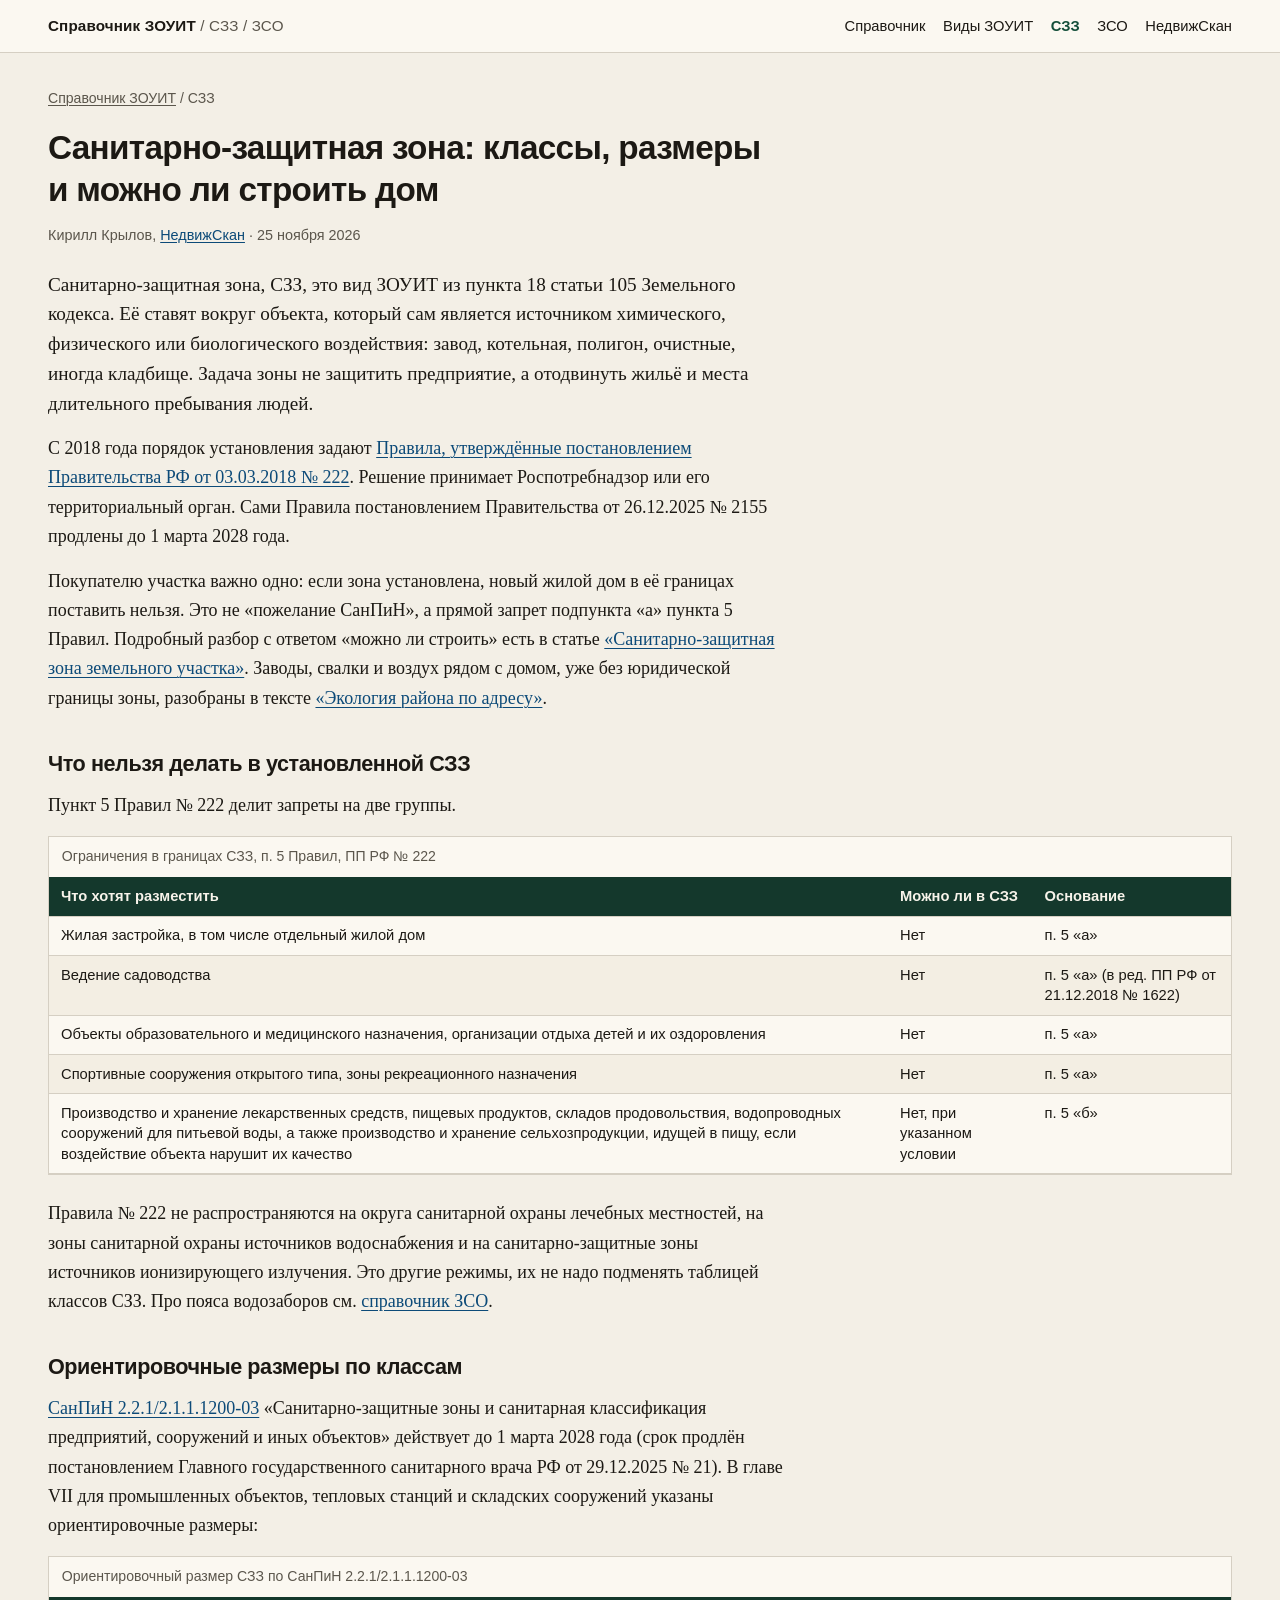
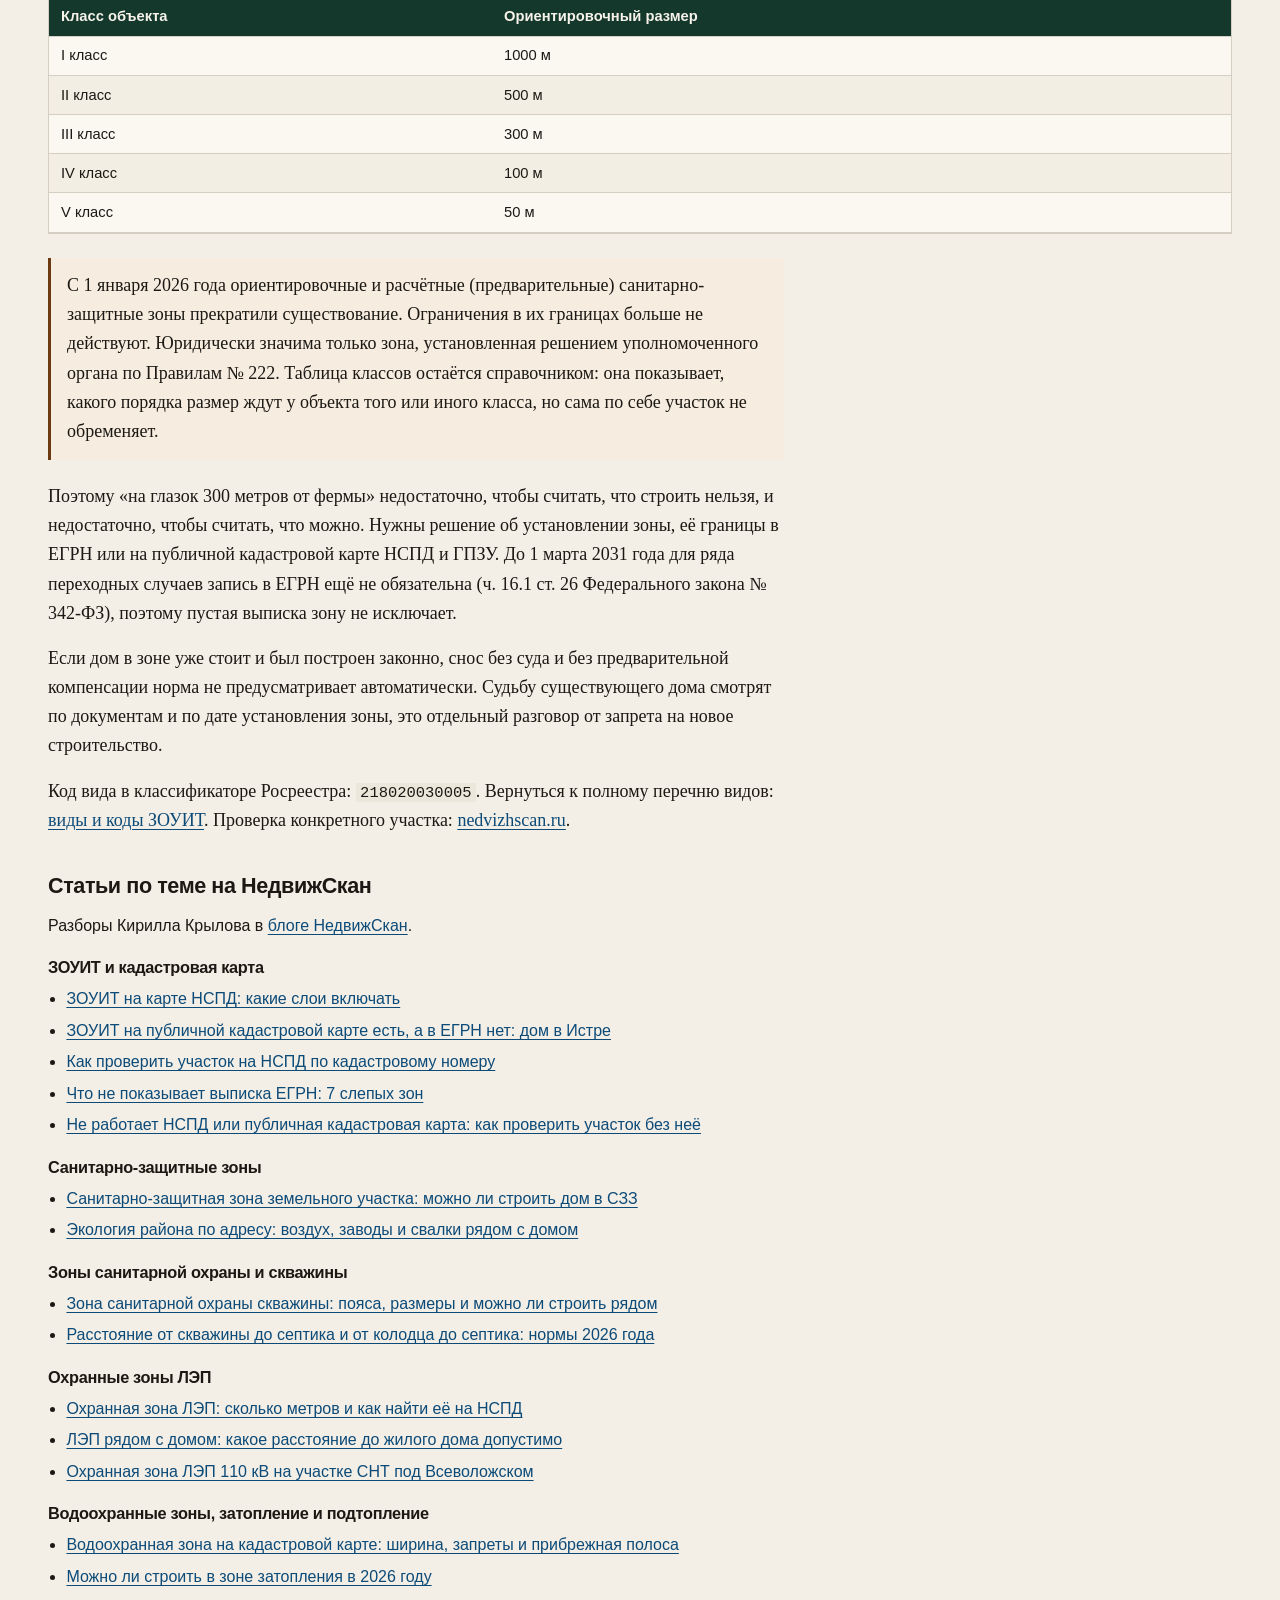
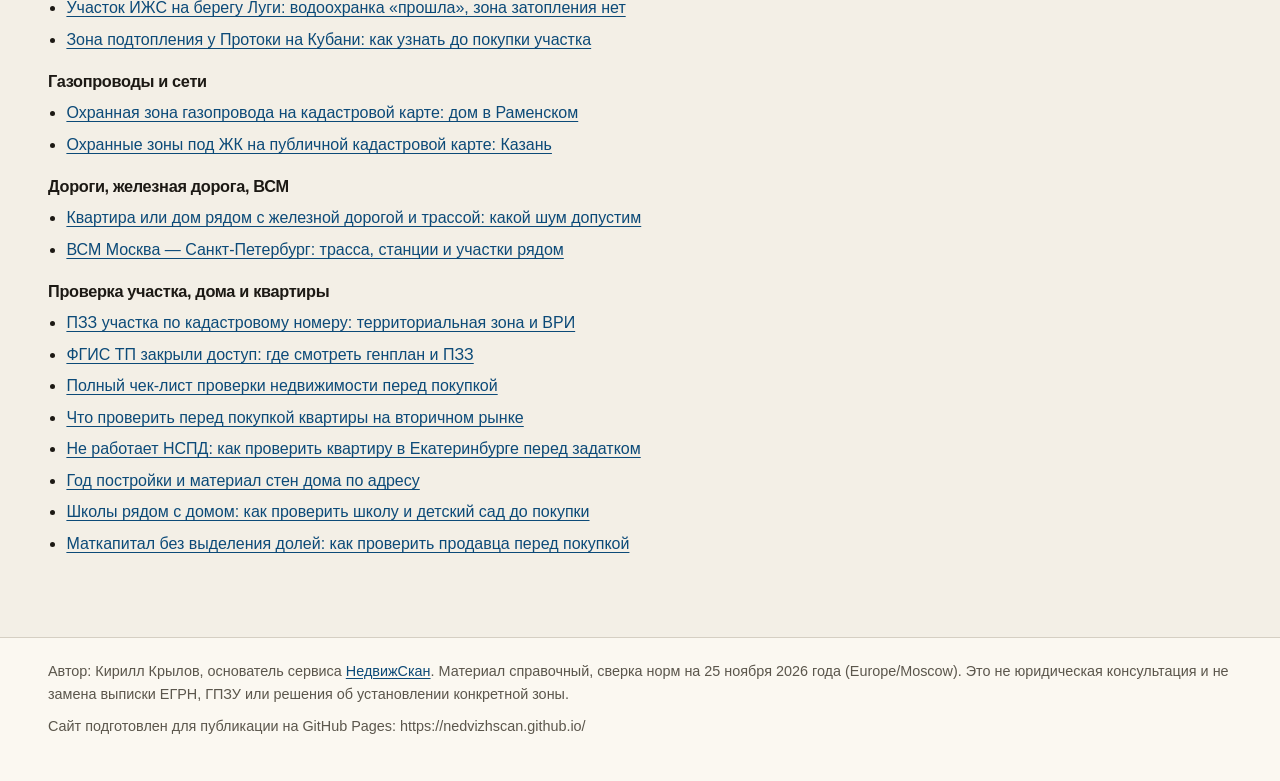
<file: szz.html>
<!DOCTYPE html>
<html lang="ru">
<head>
  <meta charset="utf-8">
  <meta name="viewport" content="width=device-width, initial-scale=1">
  <title>Санитарно-защитная зона: классы, размеры и запрет жилья</title>
  <meta name="description" content="СЗЗ по постановлению Правительства № 222: что нельзя строить в зоне, классы I–V и ориентировочные размеры по СанПиН 2.2.1/2.1.1.1200-03. Справочник НедвижСкан.">
  <link rel="canonical" href="https://nedvizhscan.github.io/szz.html">
  <meta name="author" content="Кирилл Крылов">
  <meta name="robots" content="index,follow">
  <meta property="og:type" content="article">
  <meta property="og:locale" content="ru_RU">
  <meta property="og:title" content="Санитарно-защитная зона: классы, размеры и запрет жилья">
  <meta property="og:description" content="СЗЗ по постановлению Правительства № 222: что нельзя строить в зоне, классы I–V и ориентировочные размеры по СанПиН 2.2.1/2.1.1.1200-03. Справочник НедвижСкан.">
  <meta property="og:url" content="https://nedvizhscan.github.io/szz.html">
  <meta property="og:site_name" content="Справочник ЗОУИТ, СЗЗ и ЗСО">
  <meta name="twitter:card" content="summary">
  <meta name="twitter:title" content="Санитарно-защитная зона: классы, размеры и запрет жилья">
  <meta name="twitter:description" content="СЗЗ по постановлению Правительства № 222: что нельзя строить в зоне, классы I–V и ориентировочные размеры по СанПиН 2.2.1/2.1.1.1200-03. Справочник НедвижСкан.">
  <link rel="stylesheet" href="css/style.css">
  <script type="application/ld+json">
{
  "@context": "https://schema.org",
  "@graph": [
    {
      "@type": "WebSite",
      "@id": "https://nedvizhscan.github.io/#website",
      "url": "https://nedvizhscan.github.io/",
      "name": "Справочник ЗОУИТ, СЗЗ и ЗСО",
      "inLanguage": "ru-RU",
      "publisher": {
        "@id": "https://nedvizhscan.github.io/#org"
      }
    },
    {
      "@type": "Organization",
      "@id": "https://nedvizhscan.github.io/#org",
      "name": "НедвижСкан",
      "url": "https://nedvizhscan.ru/"
    },
    {
      "@type": "Person",
      "@id": "https://nedvizhscan.github.io/#kirill",
      "name": "Кирилл Крылов",
      "jobTitle": "Основатель НедвижСкан",
      "url": "https://nedvizhscan.ru/o-proekte",
      "sameAs": [
        "https://nedvizhscan.ru/"
      ],
      "worksFor": {
        "@id": "https://nedvizhscan.github.io/#org"
      }
    },
    {
      "@type": [
        "Article",
        "WebPage"
      ],
      "@id": "https://nedvizhscan.github.io/szz.html",
      "url": "https://nedvizhscan.github.io/szz.html",
      "name": "Санитарно-защитная зона: классы, размеры и запрет жилья",
      "headline": "Санитарно-защитная зона: классы, размеры и запрет жилья",
      "description": "СЗЗ по постановлению Правительства № 222: что нельзя строить в зоне, классы I–V и ориентировочные размеры по СанПиН 2.2.1/2.1.1.1200-03. Справочник НедвижСкан.",
      "inLanguage": "ru-RU",
      "datePublished": "2026-11-25",
      "dateModified": "2026-11-25",
      "isPartOf": {
        "@id": "https://nedvizhscan.github.io/#website"
      },
      "author": {
        "@id": "https://nedvizhscan.github.io/#kirill"
      },
      "publisher": {
        "@id": "https://nedvizhscan.github.io/#org"
      },
      "mainEntityOfPage": "https://nedvizhscan.github.io/szz.html",
      "breadcrumb": {
        "@id": "https://nedvizhscan.github.io/szz.html#breadcrumb"
      }
    },
    {
      "@type": "BreadcrumbList",
      "@id": "https://nedvizhscan.github.io/szz.html#breadcrumb",
      "itemListElement": [
        {
          "@type": "ListItem",
          "position": 1,
          "name": "Справочник ЗОУИТ",
          "item": "https://nedvizhscan.github.io/"
        },
        {
          "@type": "ListItem",
          "position": 2,
          "name": "СЗЗ",
          "item": "https://nedvizhscan.github.io/szz.html"
        }
      ]
    }
  ]
}
  </script>
</head>
<body>
  <a class="skip" href="#content">К содержанию</a>
  <header class="site">
    <div class="wrap header-row">
      <a class="brand" href="index.html">Справочник ЗОУИТ <span>/ СЗЗ / ЗСО</span></a>
      <nav class="site-nav" aria-label="Разделы"><a href="index.html">Справочник</a><a href="zouit.html">Виды ЗОУИТ</a><a href="szz.html" aria-current="page">СЗЗ</a><a href="zso.html">ЗСО</a><a href="https://nedvizhscan.ru/">НедвижСкан</a></nav>
    </div>
  </header>
  <main id="content">
    <div class="wrap">
      <nav class="crumbs" aria-label="Навигация"><a href="https://nedvizhscan.github.io/">Справочник ЗОУИТ</a> / <span>СЗЗ</span></nav>
      
<div class="prose">
<h1>Санитарно-защитная зона: классы, размеры и можно ли строить дом</h1>
<p class="meta">Кирилл Крылов, <a href="https://nedvizhscan.ru/">НедвижСкан</a> · 25 ноября 2026</p>
<p class="lead">Санитарно-защитная зона, СЗЗ, это вид ЗОУИТ из пункта 18 статьи 105 Земельного кодекса. Её ставят вокруг объекта, который сам является источником химического, физического или биологического воздействия: завод, котельная, полигон, очистные, иногда кладбище. Задача зоны не защитить предприятие, а отодвинуть жильё и места длительного пребывания людей.</p>
<p>С 2018 года порядок установления задают <a href="https://base.garant.ru/71892700/">Правила, утверждённые постановлением Правительства РФ от 03.03.2018 № 222</a>. Решение принимает Роспотребнадзор или его территориальный орган. Сами Правила постановлением Правительства от 26.12.2025 № 2155 продлены до 1 марта 2028 года.</p>
<p>Покупателю участка важно одно: если зона установлена, новый жилой дом в её границах поставить нельзя. Это не «пожелание СанПиН», а прямой запрет подпункта «а» пункта 5 Правил. Подробный разбор с ответом «можно ли строить» есть в статье <a href="https://nedvizhscan.ru/blog/sanitarno-zashchitnaya-zona-uchastka-mozhno-li-stroit">«Санитарно-защитная зона земельного участка»</a>. Заводы, свалки и воздух рядом с домом, уже без юридической границы зоны, разобраны в тексте <a href="https://nedvizhscan.ru/blog/ekologiya-rajona-po-adresu">«Экология района по адресу»</a>.</p>

<h2 id="zaprety">Что нельзя делать в установленной СЗЗ</h2>
<p>Пункт 5 Правил № 222 делит запреты на две группы.</p>
</div>
<div class="table-wrap">
<table>
  <caption>Ограничения в границах СЗЗ, п. 5 Правил, ПП РФ № 222</caption>
  <thead>
    <tr><th>Что хотят разместить</th><th>Можно ли в СЗЗ</th><th>Основание</th></tr>
  </thead>
  <tbody>
    <tr><td>Жилая застройка, в том числе отдельный жилой дом</td><td>Нет</td><td>п. 5 «а»</td></tr>
    <tr><td>Ведение садоводства</td><td>Нет</td><td>п. 5 «а» (в ред. ПП РФ от 21.12.2018 № 1622)</td></tr>
    <tr><td>Объекты образовательного и медицинского назначения, организации отдыха детей и их оздоровления</td><td>Нет</td><td>п. 5 «а»</td></tr>
    <tr><td>Спортивные сооружения открытого типа, зоны рекреационного назначения</td><td>Нет</td><td>п. 5 «а»</td></tr>
    <tr><td>Производство и хранение лекарственных средств, пищевых продуктов, складов продовольствия, водопроводных сооружений для питьевой воды, а также производство и хранение сельхозпродукции, идущей в пищу, если воздействие объекта нарушит их качество</td><td>Нет, при указанном условии</td><td>п. 5 «б»</td></tr>
  </tbody>
</table>
</div>
<div class="prose">
<p>Правила № 222 не распространяются на округа санитарной охраны лечебных местностей, на зоны санитарной охраны источников водоснабжения и на санитарно-защитные зоны источников ионизирующего излучения. Это другие режимы, их не надо подменять таблицей классов СЗЗ. Про пояса водозаборов см. <a href="zso.html">справочник ЗСО</a>.</p>

<h2 id="klassy">Ориентировочные размеры по классам</h2>
<p><a href="https://base.garant.ru/12158477/">СанПиН 2.2.1/2.1.1.1200-03</a> «Санитарно-защитные зоны и санитарная классификация предприятий, сооружений и иных объектов» действует до 1 марта 2028 года (срок продлён постановлением Главного государственного санитарного врача РФ от 29.12.2025 № 21). В главе VII для промышленных объектов, тепловых станций и складских сооружений указаны ориентировочные размеры:</p>
</div>
<div class="table-wrap">
<table>
  <caption>Ориентировочный размер СЗЗ по СанПиН 2.2.1/2.1.1.1200-03</caption>
  <thead>
    <tr><th>Класс объекта</th><th>Ориентировочный размер</th></tr>
  </thead>
  <tbody>
    <tr><td>I класс</td><td>1000 м</td></tr>
    <tr><td>II класс</td><td>500 м</td></tr>
    <tr><td>III класс</td><td>300 м</td></tr>
    <tr><td>IV класс</td><td>100 м</td></tr>
    <tr><td>V класс</td><td>50 м</td></tr>
  </tbody>
</table>
</div>
<div class="prose">
<div class="warn">
<p>С 1 января 2026 года ориентировочные и расчётные (предварительные) санитарно-защитные зоны прекратили существование. Ограничения в их границах больше не действуют. Юридически значима только зона, установленная решением уполномоченного органа по Правилам № 222. Таблица классов остаётся справочником: она показывает, какого порядка размер ждут у объекта того или иного класса, но сама по себе участок не обременяет.</p>
</div>
<p>Поэтому «на глазок 300 метров от фермы» недостаточно, чтобы считать, что строить нельзя, и недостаточно, чтобы считать, что можно. Нужны решение об установлении зоны, её границы в ЕГРН или на публичной кадастровой карте НСПД и ГПЗУ. До 1 марта 2031 года для ряда переходных случаев запись в ЕГРН ещё не обязательна (ч. 16.1 ст. 26 Федерального закона № 342-ФЗ), поэтому пустая выписка зону не исключает.</p>
<p>Если дом в зоне уже стоит и был построен законно, снос без суда и без предварительной компенсации норма не предусматривает автоматически. Судьбу существующего дома смотрят по документам и по дате установления зоны, это отдельный разговор от запрета на новое строительство.</p>
<p>Код вида в классификаторе Росреестра: <code>218020030005</code>. Вернуться к полному перечню видов: <a href="zouit.html">виды и коды ЗОУИТ</a>. Проверка конкретного участка: <a href="https://nedvizhscan.ru/">nedvizhscan.ru</a>.</p>
</div>

      <section class="articles" id="stati" aria-labelledby="stati-h">
<h2 id="stati-h">Статьи по теме на НедвижСкан</h2>
<p>Разборы Кирилла Крылова в <a href="https://nedvizhscan.ru/blog">блоге НедвижСкан</a>.</p>
<h3>ЗОУИТ и кадастровая карта</h3>
<ul>
<li><a href="https://nedvizhscan.ru/blog/zouit-na-karte-nspd">ЗОУИТ на карте НСПД: какие слои включать</a></li>
<li><a href="https://nedvizhscan.ru/blog/zouit-publichnaya-kadastrovaya-karta-nspd-istra">ЗОУИТ на публичной кадастровой карте есть, а в ЕГРН нет: дом в Истре</a></li>
<li><a href="https://nedvizhscan.ru/blog/proverka-uchastka-na-nspd">Как проверить участок на НСПД по кадастровому номеру</a></li>
<li><a href="https://nedvizhscan.ru/blog/chto-ne-pokazyvaet-vypiska-egrn">Что не показывает выписка ЕГРН: 7 слепых зон</a></li>
<li><a href="https://nedvizhscan.ru/blog/ne-rabotaet-nspd-i-pkk-kak-proverit-uchastok">Не работает НСПД или публичная кадастровая карта: как проверить участок без неё</a></li>
</ul>
<h3>Санитарно-защитные зоны</h3>
<ul>
<li><a href="https://nedvizhscan.ru/blog/sanitarno-zashchitnaya-zona-uchastka-mozhno-li-stroit">Санитарно-защитная зона земельного участка: можно ли строить дом в СЗЗ</a></li>
<li><a href="https://nedvizhscan.ru/blog/ekologiya-rajona-po-adresu">Экология района по адресу: воздух, заводы и свалки рядом с домом</a></li>
</ul>
<h3>Зоны санитарной охраны и скважины</h3>
<ul>
<li><a href="https://nedvizhscan.ru/blog/zona-sanitarnoj-ohrany-skvazhiny">Зона санитарной охраны скважины: пояса, размеры и можно ли строить рядом</a></li>
<li><a href="https://nedvizhscan.ru/blog/rasstoyanie-ot-skvazhiny-do-septika">Расстояние от скважины до септика и от колодца до септика: нормы 2026 года</a></li>
</ul>
<h3>Охранные зоны ЛЭП</h3>
<ul>
<li><a href="https://nedvizhscan.ru/blog/ohrannye-zony-lep-nspd">Охранная зона ЛЭП: сколько метров и как найти её на НСПД</a></li>
<li><a href="https://nedvizhscan.ru/blog/lep-ryadom-s-domom-rasstoyanie-pered-pokupkoj">ЛЭП рядом с домом: какое расстояние до жилого дома допустимо</a></li>
<li><a href="https://nedvizhscan.ru/blog/ohrannaya-zona-lep-110-kv-nspd-vsevolozhsk">Охранная зона ЛЭП 110 кВ на участке СНТ под Всеволожском</a></li>
</ul>
<h3>Водоохранные зоны, затопление и подтопление</h3>
<ul>
<li><a href="https://nedvizhscan.ru/blog/vodoohrannaya-zona-i-zashchitnaya-polosa">Водоохранная зона на кадастровой карте: ширина, запреты и прибрежная полоса</a></li>
<li><a href="https://nedvizhscan.ru/blog/zapret-stroiki-v-zone-zatopleniya-2026">Можно ли строить в зоне затопления в 2026 году</a></li>
<li><a href="https://nedvizhscan.ru/blog/luga-uchastok-izhs-zona-zatopleniya-301-fz-nspd">Участок ИЖС на берегу Луги: водоохранка «прошла», зона затопления нет</a></li>
<li><a href="https://nedvizhscan.ru/blog/zona-podtopleniya-kuban-protoka-slavyansk">Зона подтопления у Протоки на Кубани: как узнать до покупки участка</a></li>
</ul>
<h3>Газопроводы и сети</h3>
<ul>
<li><a href="https://nedvizhscan.ru/blog/ohrannaya-zona-gazoprovoda-kadastrovaya-karta-ramenskoe">Охранная зона газопровода на кадастровой карте: дом в Раменском</a></li>
<li><a href="https://nedvizhscan.ru/blog/publichnaya-kadastrovaya-karta-ohrannye-zony-mkd-kazan">Охранные зоны под ЖК на публичной кадастровой карте: Казань</a></li>
</ul>
<h3>Дороги, железная дорога, ВСМ</h3>
<ul>
<li><a href="https://nedvizhscan.ru/blog/kvartira-ryadom-s-zheleznoj-dorogoj-i-trassoj-shum">Квартира или дом рядом с железной дорогой и трассой: какой шум допустим</a></li>
<li><a href="https://nedvizhscan.ru/blog/vsm-moskva-peterburg-karta-stancii-uchastok-ryadom">ВСМ Москва — Санкт-Петербург: трасса, станции и участки рядом</a></li>
</ul>
<h3>Проверка участка, дома и квартиры</h3>
<ul>
<li><a href="https://nedvizhscan.ru/blog/pzz-uchastka-po-kadastrovomu-nomeru">ПЗЗ участка по кадастровому номеру: территориальная зона и ВРИ</a></li>
<li><a href="https://nedvizhscan.ru/blog/fgis-tp-zakryli-dostup-gde-smotret-genplan-i-pzz">ФГИС ТП закрыли доступ: где смотреть генплан и ПЗЗ</a></li>
<li><a href="https://nedvizhscan.ru/blog/chek-list-proverki-nedvizhimosti-pered-pokupkoy">Полный чек-лист проверки недвижимости перед покупкой</a></li>
<li><a href="https://nedvizhscan.ru/blog/chto-proverit-pered-pokupkoy-kvartiry-na-vtorichke">Что проверить перед покупкой квартиры на вторичном рынке</a></li>
<li><a href="https://nedvizhscan.ru/blog/ne-rabotaet-nspd-proverka-kvartiry-ekaterinburg">Не работает НСПД: как проверить квартиру в Екатеринбурге перед задатком</a></li>
<li><a href="https://nedvizhscan.ru/blog/god-postrojki-i-material-sten-doma-po-adresu">Год постройки и материал стен дома по адресу</a></li>
<li><a href="https://nedvizhscan.ru/blog/shkoly-ryadom-s-domom-pered-pokupkoj-kvartiry">Школы рядом с домом: как проверить школу и детский сад до покупки</a></li>
<li><a href="https://nedvizhscan.ru/blog/matkapital-bez-vydeleniya-doley">Маткапитал без выделения долей: как проверить продавца перед покупкой</a></li>
</ul>
</section>
    </div>
  </main>
  <footer class="site">
    <div class="wrap">
      <p>Автор: Кирилл Крылов, основатель сервиса <a href="https://nedvizhscan.ru/">НедвижСкан</a>. Материал справочный, сверка норм на 25 ноября 2026 года (Europe/Moscow). Это не юридическая консультация и не замена выписки ЕГРН, ГПЗУ или решения об установлении конкретной зоны.</p>
      <p>Сайт подготовлен для публикации на GitHub Pages: <span>https://nedvizhscan.github.io/</span></p>
    </div>
  </footer>
</body>
</html>
</file>
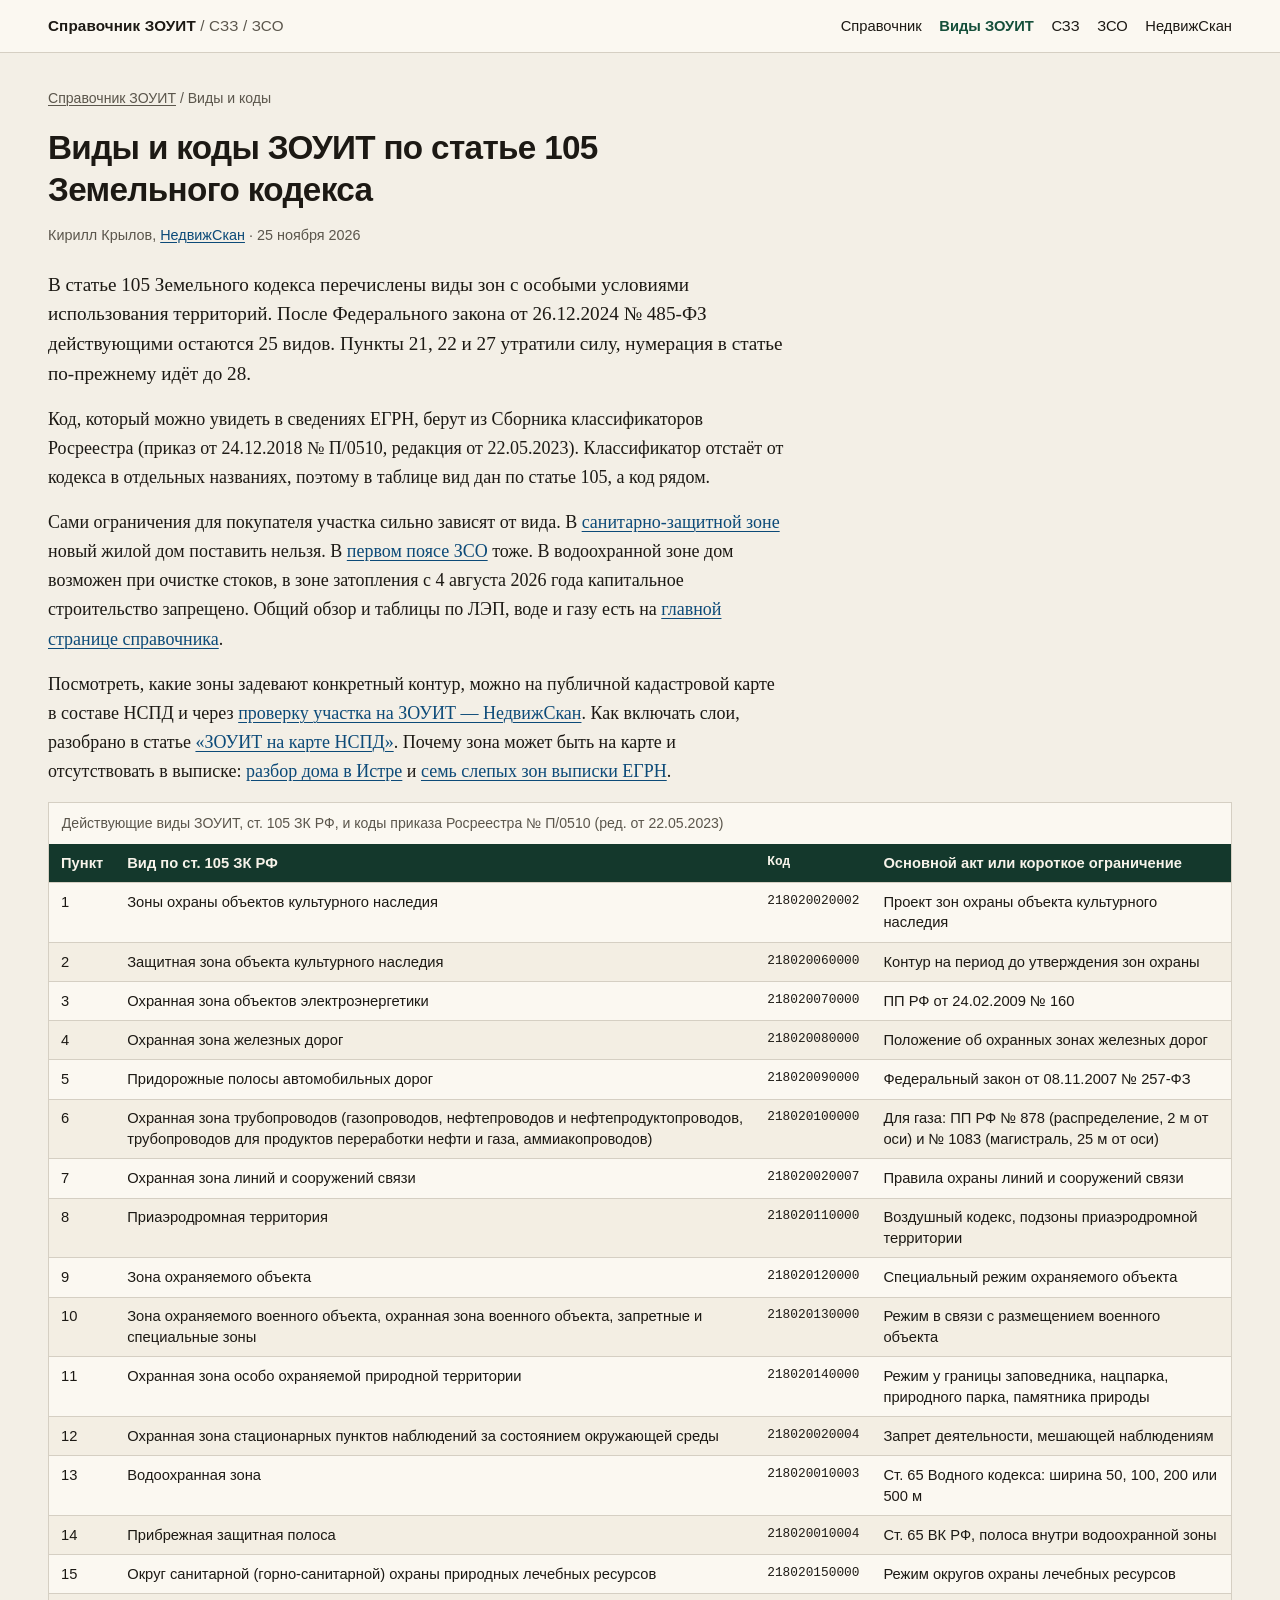
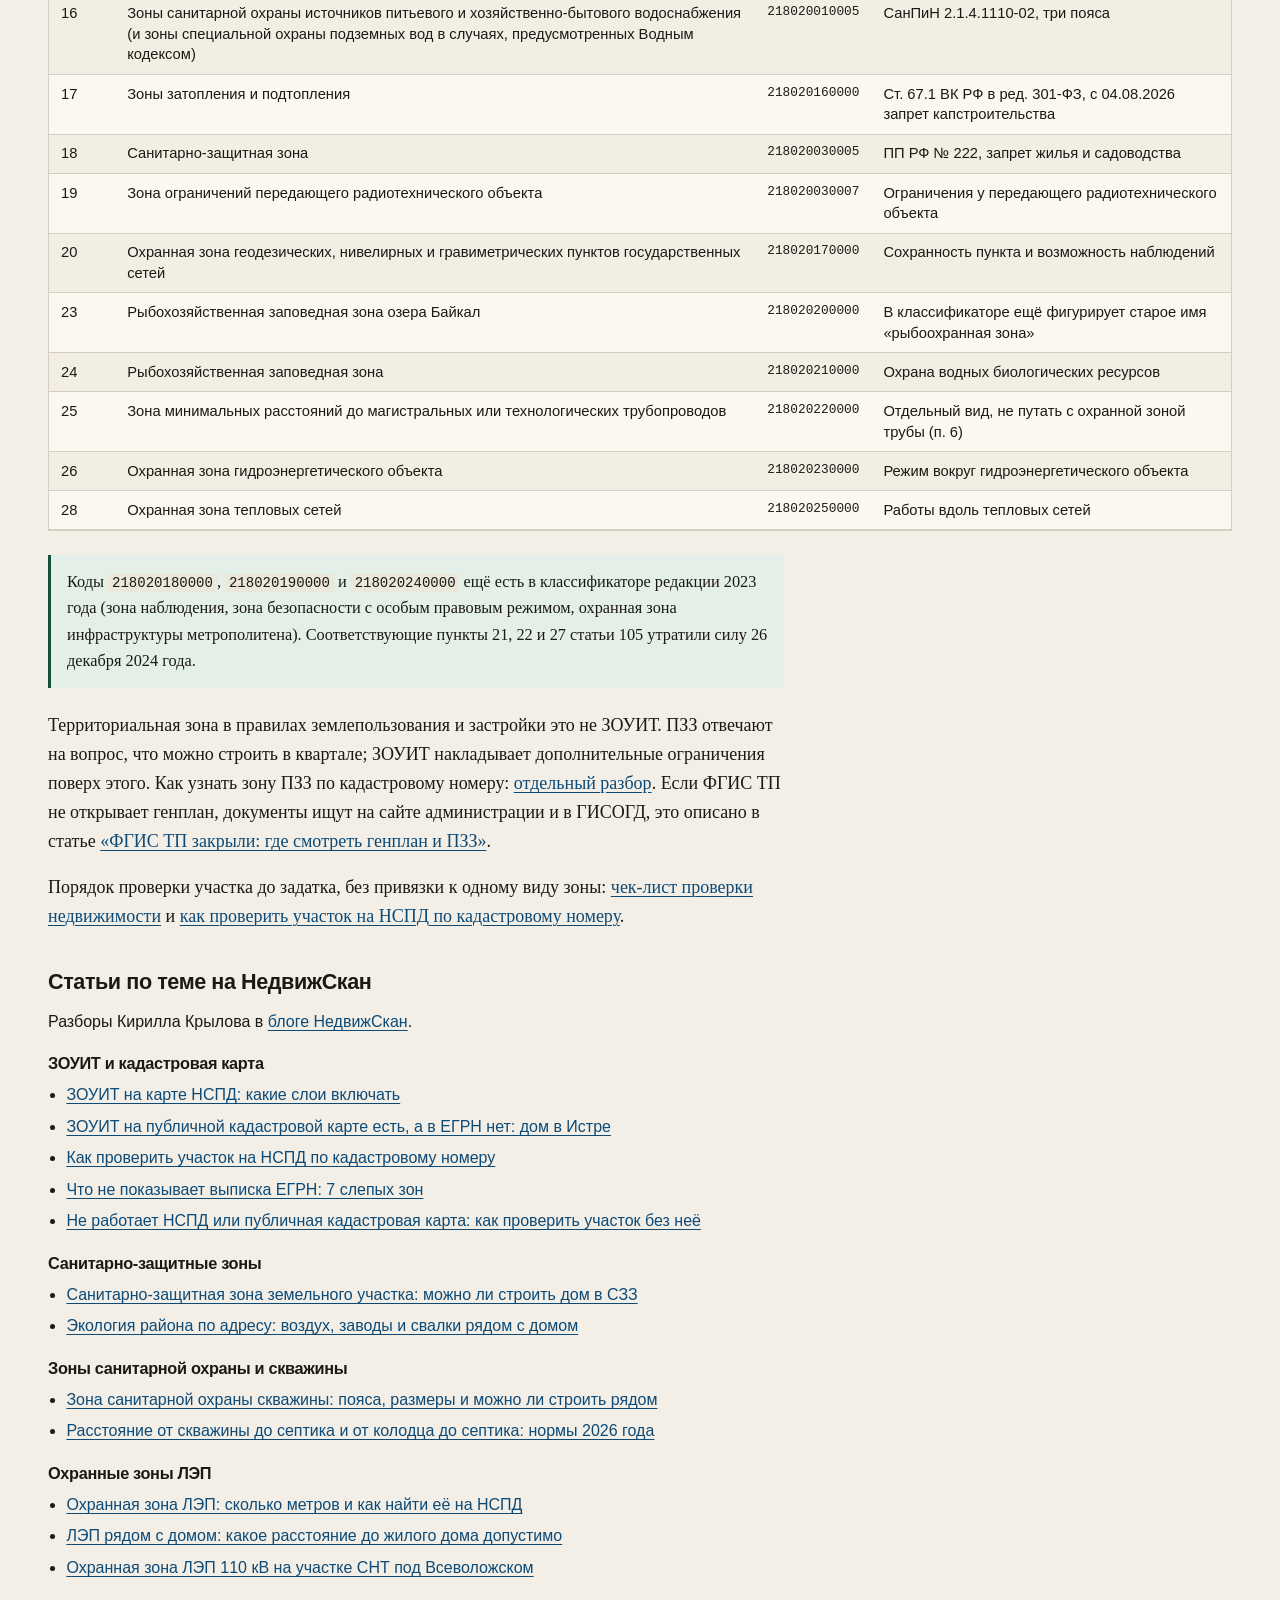
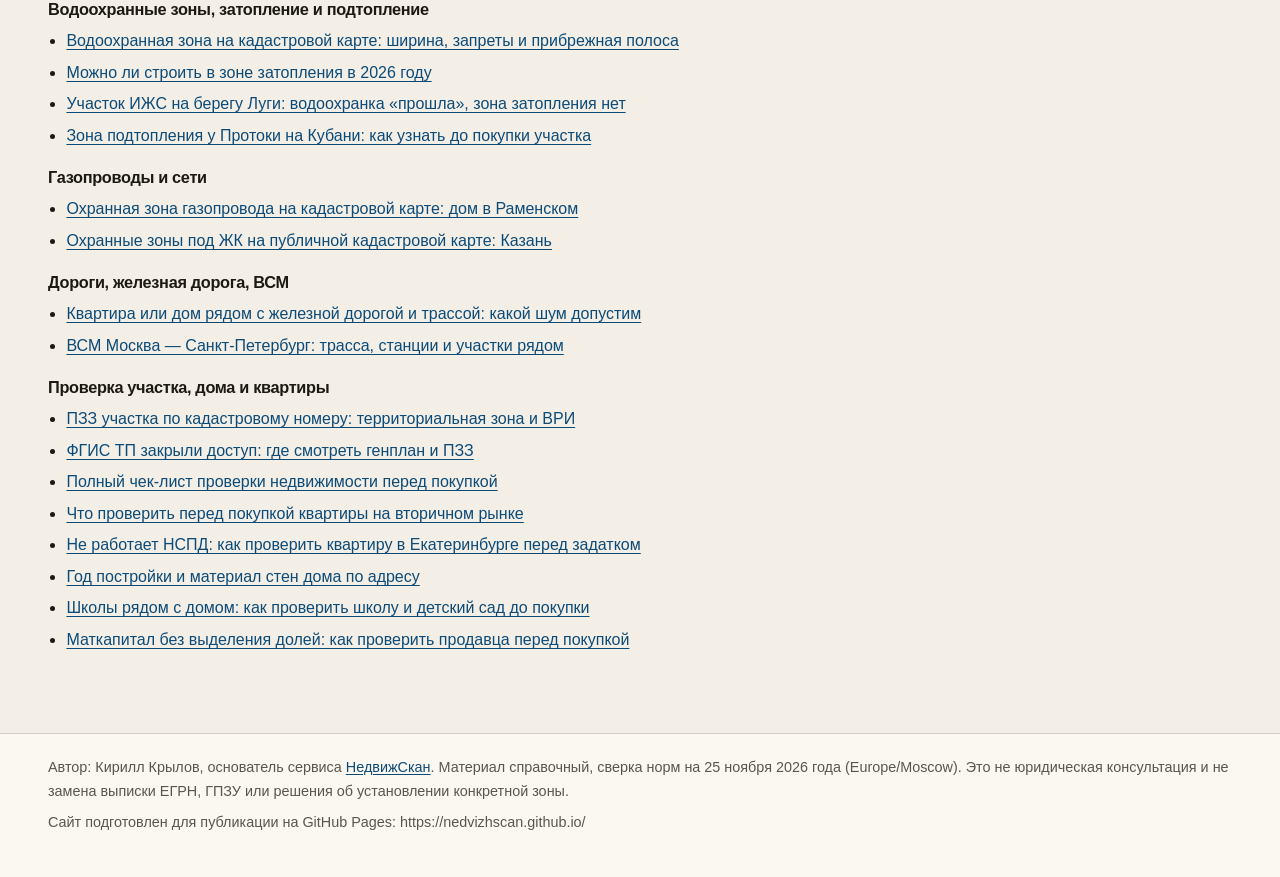
<file: zouit.html>
<!DOCTYPE html>
<html lang="ru">
<head>
  <meta charset="utf-8">
  <meta name="viewport" content="width=device-width, initial-scale=1">
  <title>Виды и коды ЗОУИТ по статье 105 Земельного кодекса</title>
  <meta name="description" content="25 действующих видов ЗОУИТ по ст. 105 ЗК РФ и коды классификатора Росреестра. Что ограничивает каждый вид, как читать карту и выписку. Справочник НедвижСкан.">
  <link rel="canonical" href="https://nedvizhscan.github.io/zouit.html">
  <meta name="author" content="Кирилл Крылов">
  <meta name="robots" content="index,follow">
  <meta property="og:type" content="article">
  <meta property="og:locale" content="ru_RU">
  <meta property="og:title" content="Виды и коды ЗОУИТ по статье 105 Земельного кодекса">
  <meta property="og:description" content="25 действующих видов ЗОУИТ по ст. 105 ЗК РФ и коды классификатора Росреестра. Что ограничивает каждый вид, как читать карту и выписку. Справочник НедвижСкан.">
  <meta property="og:url" content="https://nedvizhscan.github.io/zouit.html">
  <meta property="og:site_name" content="Справочник ЗОУИТ, СЗЗ и ЗСО">
  <meta name="twitter:card" content="summary">
  <meta name="twitter:title" content="Виды и коды ЗОУИТ по статье 105 Земельного кодекса">
  <meta name="twitter:description" content="25 действующих видов ЗОУИТ по ст. 105 ЗК РФ и коды классификатора Росреестра. Что ограничивает каждый вид, как читать карту и выписку. Справочник НедвижСкан.">
  <link rel="stylesheet" href="css/style.css">
  <script type="application/ld+json">
{
  "@context": "https://schema.org",
  "@graph": [
    {
      "@type": "WebSite",
      "@id": "https://nedvizhscan.github.io/#website",
      "url": "https://nedvizhscan.github.io/",
      "name": "Справочник ЗОУИТ, СЗЗ и ЗСО",
      "inLanguage": "ru-RU",
      "publisher": {
        "@id": "https://nedvizhscan.github.io/#org"
      }
    },
    {
      "@type": "Organization",
      "@id": "https://nedvizhscan.github.io/#org",
      "name": "НедвижСкан",
      "url": "https://nedvizhscan.ru/"
    },
    {
      "@type": "Person",
      "@id": "https://nedvizhscan.github.io/#kirill",
      "name": "Кирилл Крылов",
      "jobTitle": "Основатель НедвижСкан",
      "url": "https://nedvizhscan.ru/o-proekte",
      "sameAs": [
        "https://nedvizhscan.ru/"
      ],
      "worksFor": {
        "@id": "https://nedvizhscan.github.io/#org"
      }
    },
    {
      "@type": [
        "Article",
        "WebPage"
      ],
      "@id": "https://nedvizhscan.github.io/zouit.html",
      "url": "https://nedvizhscan.github.io/zouit.html",
      "name": "Виды и коды ЗОУИТ по статье 105 Земельного кодекса",
      "headline": "Виды и коды ЗОУИТ по статье 105 Земельного кодекса",
      "description": "25 действующих видов ЗОУИТ по ст. 105 ЗК РФ и коды классификатора Росреестра. Что ограничивает каждый вид, как читать карту и выписку. Справочник НедвижСкан.",
      "inLanguage": "ru-RU",
      "datePublished": "2026-11-25",
      "dateModified": "2026-11-25",
      "isPartOf": {
        "@id": "https://nedvizhscan.github.io/#website"
      },
      "author": {
        "@id": "https://nedvizhscan.github.io/#kirill"
      },
      "publisher": {
        "@id": "https://nedvizhscan.github.io/#org"
      },
      "mainEntityOfPage": "https://nedvizhscan.github.io/zouit.html",
      "breadcrumb": {
        "@id": "https://nedvizhscan.github.io/zouit.html#breadcrumb"
      }
    },
    {
      "@type": "BreadcrumbList",
      "@id": "https://nedvizhscan.github.io/zouit.html#breadcrumb",
      "itemListElement": [
        {
          "@type": "ListItem",
          "position": 1,
          "name": "Справочник ЗОУИТ",
          "item": "https://nedvizhscan.github.io/"
        },
        {
          "@type": "ListItem",
          "position": 2,
          "name": "Виды и коды",
          "item": "https://nedvizhscan.github.io/zouit.html"
        }
      ]
    }
  ]
}
  </script>
</head>
<body>
  <a class="skip" href="#content">К содержанию</a>
  <header class="site">
    <div class="wrap header-row">
      <a class="brand" href="index.html">Справочник ЗОУИТ <span>/ СЗЗ / ЗСО</span></a>
      <nav class="site-nav" aria-label="Разделы"><a href="index.html">Справочник</a><a href="zouit.html" aria-current="page">Виды ЗОУИТ</a><a href="szz.html">СЗЗ</a><a href="zso.html">ЗСО</a><a href="https://nedvizhscan.ru/">НедвижСкан</a></nav>
    </div>
  </header>
  <main id="content">
    <div class="wrap">
      <nav class="crumbs" aria-label="Навигация"><a href="https://nedvizhscan.github.io/">Справочник ЗОУИТ</a> / <span>Виды и коды</span></nav>
      
<div class="prose">
<h1>Виды и коды ЗОУИТ по статье 105 Земельного кодекса</h1>
<p class="meta">Кирилл Крылов, <a href="https://nedvizhscan.ru/">НедвижСкан</a> · 25 ноября 2026</p>
<p class="lead">В статье 105 Земельного кодекса перечислены виды зон с особыми условиями использования территорий. После Федерального закона от 26.12.2024 № 485-ФЗ действующими остаются 25 видов. Пункты 21, 22 и 27 утратили силу, нумерация в статье по-прежнему идёт до 28.</p>
<p>Код, который можно увидеть в сведениях ЕГРН, берут из Сборника классификаторов Росреестра (приказ от 24.12.2018 № П/0510, редакция от 22.05.2023). Классификатор отстаёт от кодекса в отдельных названиях, поэтому в таблице вид дан по статье 105, а код рядом.</p>
<p>Сами ограничения для покупателя участка сильно зависят от вида. В <a href="szz.html">санитарно-защитной зоне</a> новый жилой дом поставить нельзя. В <a href="zso.html">первом поясе ЗСО</a> тоже. В водоохранной зоне дом возможен при очистке стоков, в зоне затопления с 4 августа 2026 года капитальное строительство запрещено. Общий обзор и таблицы по ЛЭП, воде и газу есть на <a href="index.html">главной странице справочника</a>.</p>
<p>Посмотреть, какие зоны задевают конкретный контур, можно на публичной кадастровой карте в составе НСПД и через <a href="https://nedvizhscan.ru/">проверку участка на ЗОУИТ — НедвижСкан</a>. Как включать слои, разобрано в статье <a href="https://nedvizhscan.ru/blog/zouit-na-karte-nspd">«ЗОУИТ на карте НСПД»</a>. Почему зона может быть на карте и отсутствовать в выписке: <a href="https://nedvizhscan.ru/blog/zouit-publichnaya-kadastrovaya-karta-nspd-istra">разбор дома в Истре</a> и <a href="https://nedvizhscan.ru/blog/chto-ne-pokazyvaet-vypiska-egrn">семь слепых зон выписки ЕГРН</a>.</p>
</div>

<div class="table-wrap">
<table>
  <caption>Действующие виды ЗОУИТ, ст. 105 ЗК РФ, и коды приказа Росреестра № П/0510 (ред. от 22.05.2023)</caption>
  <thead>
    <tr>
      <th class="num">Пункт</th>
      <th>Вид по ст. 105 ЗК РФ</th>
      <th class="code">Код</th>
      <th>Основной акт или короткое ограничение</th>
    </tr>
  </thead>
  <tbody>
    <tr><td class="num">1</td><td>Зоны охраны объектов культурного наследия</td><td class="code">218020020002</td><td>Проект зон охраны объекта культурного наследия</td></tr>
    <tr><td class="num">2</td><td>Защитная зона объекта культурного наследия</td><td class="code">218020060000</td><td>Контур на период до утверждения зон охраны</td></tr>
    <tr><td class="num">3</td><td>Охранная зона объектов электроэнергетики</td><td class="code">218020070000</td><td>ПП РФ от 24.02.2009 № 160</td></tr>
    <tr><td class="num">4</td><td>Охранная зона железных дорог</td><td class="code">218020080000</td><td>Положение об охранных зонах железных дорог</td></tr>
    <tr><td class="num">5</td><td>Придорожные полосы автомобильных дорог</td><td class="code">218020090000</td><td>Федеральный закон от 08.11.2007 № 257-ФЗ</td></tr>
    <tr><td class="num">6</td><td>Охранная зона трубопроводов (газопроводов, нефтепроводов и нефтепродуктопроводов, трубопроводов для продуктов переработки нефти и газа, аммиакопроводов)</td><td class="code">218020100000</td><td>Для газа: ПП РФ № 878 (распределение, 2 м от оси) и № 1083 (магистраль, 25 м от оси)</td></tr>
    <tr><td class="num">7</td><td>Охранная зона линий и сооружений связи</td><td class="code">218020020007</td><td>Правила охраны линий и сооружений связи</td></tr>
    <tr><td class="num">8</td><td>Приаэродромная территория</td><td class="code">218020110000</td><td>Воздушный кодекс, подзоны приаэродромной территории</td></tr>
    <tr><td class="num">9</td><td>Зона охраняемого объекта</td><td class="code">218020120000</td><td>Специальный режим охраняемого объекта</td></tr>
    <tr><td class="num">10</td><td>Зона охраняемого военного объекта, охранная зона военного объекта, запретные и специальные зоны</td><td class="code">218020130000</td><td>Режим в связи с размещением военного объекта</td></tr>
    <tr><td class="num">11</td><td>Охранная зона особо охраняемой природной территории</td><td class="code">218020140000</td><td>Режим у границы заповедника, нацпарка, природного парка, памятника природы</td></tr>
    <tr><td class="num">12</td><td>Охранная зона стационарных пунктов наблюдений за состоянием окружающей среды</td><td class="code">218020020004</td><td>Запрет деятельности, мешающей наблюдениям</td></tr>
    <tr><td class="num">13</td><td>Водоохранная зона</td><td class="code">218020010003</td><td>Ст. 65 Водного кодекса: ширина 50, 100, 200 или 500 м</td></tr>
    <tr><td class="num">14</td><td>Прибрежная защитная полоса</td><td class="code">218020010004</td><td>Ст. 65 ВК РФ, полоса внутри водоохранной зоны</td></tr>
    <tr><td class="num">15</td><td>Округ санитарной (горно-санитарной) охраны природных лечебных ресурсов</td><td class="code">218020150000</td><td>Режим округов охраны лечебных ресурсов</td></tr>
    <tr><td class="num">16</td><td>Зоны санитарной охраны источников питьевого и хозяйственно-бытового водоснабжения (и зоны специальной охраны подземных вод в случаях, предусмотренных Водным кодексом)</td><td class="code">218020010005</td><td>СанПиН 2.1.4.1110-02, три пояса</td></tr>
    <tr><td class="num">17</td><td>Зоны затопления и подтопления</td><td class="code">218020160000</td><td>Ст. 67.1 ВК РФ в ред. 301-ФЗ, с 04.08.2026 запрет капстроительства</td></tr>
    <tr><td class="num">18</td><td>Санитарно-защитная зона</td><td class="code">218020030005</td><td>ПП РФ № 222, запрет жилья и садоводства</td></tr>
    <tr><td class="num">19</td><td>Зона ограничений передающего радиотехнического объекта</td><td class="code">218020030007</td><td>Ограничения у передающего радиотехнического объекта</td></tr>
    <tr><td class="num">20</td><td>Охранная зона геодезических, нивелирных и гравиметрических пунктов государственных сетей</td><td class="code">218020170000</td><td>Сохранность пункта и возможность наблюдений</td></tr>
    <tr><td class="num">23</td><td>Рыбохозяйственная заповедная зона озера Байкал</td><td class="code">218020200000</td><td>В классификаторе ещё фигурирует старое имя «рыбоохранная зона»</td></tr>
    <tr><td class="num">24</td><td>Рыбохозяйственная заповедная зона</td><td class="code">218020210000</td><td>Охрана водных биологических ресурсов</td></tr>
    <tr><td class="num">25</td><td>Зона минимальных расстояний до магистральных или технологических трубопроводов</td><td class="code">218020220000</td><td>Отдельный вид, не путать с охранной зоной трубы (п. 6)</td></tr>
    <tr><td class="num">26</td><td>Охранная зона гидроэнергетического объекта</td><td class="code">218020230000</td><td>Режим вокруг гидроэнергетического объекта</td></tr>
    <tr><td class="num">28</td><td>Охранная зона тепловых сетей</td><td class="code">218020250000</td><td>Работы вдоль тепловых сетей</td></tr>
  </tbody>
</table>
</div>

<div class="prose">
<div class="note">
<p>Коды <code>218020180000</code>, <code>218020190000</code> и <code>218020240000</code> ещё есть в классификаторе редакции 2023 года (зона наблюдения, зона безопасности с особым правовым режимом, охранная зона инфраструктуры метрополитена). Соответствующие пункты 21, 22 и 27 статьи 105 утратили силу 26 декабря 2024 года.</p>
</div>
<p>Территориальная зона в правилах землепользования и застройки это не ЗОУИТ. ПЗЗ отвечают на вопрос, что можно строить в квартале; ЗОУИТ накладывает дополнительные ограничения поверх этого. Как узнать зону ПЗЗ по кадастровому номеру: <a href="https://nedvizhscan.ru/blog/pzz-uchastka-po-kadastrovomu-nomeru">отдельный разбор</a>. Если ФГИС ТП не открывает генплан, документы ищут на сайте администрации и в ГИСОГД, это описано в статье <a href="https://nedvizhscan.ru/blog/fgis-tp-zakryli-dostup-gde-smotret-genplan-i-pzz">«ФГИС ТП закрыли: где смотреть генплан и ПЗЗ»</a>.</p>
<p>Порядок проверки участка до задатка, без привязки к одному виду зоны: <a href="https://nedvizhscan.ru/blog/chek-list-proverki-nedvizhimosti-pered-pokupkoy">чек-лист проверки недвижимости</a> и <a href="https://nedvizhscan.ru/blog/proverka-uchastka-na-nspd">как проверить участок на НСПД по кадастровому номеру</a>.</p>
</div>

      <section class="articles" id="stati" aria-labelledby="stati-h">
<h2 id="stati-h">Статьи по теме на НедвижСкан</h2>
<p>Разборы Кирилла Крылова в <a href="https://nedvizhscan.ru/blog">блоге НедвижСкан</a>.</p>
<h3>ЗОУИТ и кадастровая карта</h3>
<ul>
<li><a href="https://nedvizhscan.ru/blog/zouit-na-karte-nspd">ЗОУИТ на карте НСПД: какие слои включать</a></li>
<li><a href="https://nedvizhscan.ru/blog/zouit-publichnaya-kadastrovaya-karta-nspd-istra">ЗОУИТ на публичной кадастровой карте есть, а в ЕГРН нет: дом в Истре</a></li>
<li><a href="https://nedvizhscan.ru/blog/proverka-uchastka-na-nspd">Как проверить участок на НСПД по кадастровому номеру</a></li>
<li><a href="https://nedvizhscan.ru/blog/chto-ne-pokazyvaet-vypiska-egrn">Что не показывает выписка ЕГРН: 7 слепых зон</a></li>
<li><a href="https://nedvizhscan.ru/blog/ne-rabotaet-nspd-i-pkk-kak-proverit-uchastok">Не работает НСПД или публичная кадастровая карта: как проверить участок без неё</a></li>
</ul>
<h3>Санитарно-защитные зоны</h3>
<ul>
<li><a href="https://nedvizhscan.ru/blog/sanitarno-zashchitnaya-zona-uchastka-mozhno-li-stroit">Санитарно-защитная зона земельного участка: можно ли строить дом в СЗЗ</a></li>
<li><a href="https://nedvizhscan.ru/blog/ekologiya-rajona-po-adresu">Экология района по адресу: воздух, заводы и свалки рядом с домом</a></li>
</ul>
<h3>Зоны санитарной охраны и скважины</h3>
<ul>
<li><a href="https://nedvizhscan.ru/blog/zona-sanitarnoj-ohrany-skvazhiny">Зона санитарной охраны скважины: пояса, размеры и можно ли строить рядом</a></li>
<li><a href="https://nedvizhscan.ru/blog/rasstoyanie-ot-skvazhiny-do-septika">Расстояние от скважины до септика и от колодца до септика: нормы 2026 года</a></li>
</ul>
<h3>Охранные зоны ЛЭП</h3>
<ul>
<li><a href="https://nedvizhscan.ru/blog/ohrannye-zony-lep-nspd">Охранная зона ЛЭП: сколько метров и как найти её на НСПД</a></li>
<li><a href="https://nedvizhscan.ru/blog/lep-ryadom-s-domom-rasstoyanie-pered-pokupkoj">ЛЭП рядом с домом: какое расстояние до жилого дома допустимо</a></li>
<li><a href="https://nedvizhscan.ru/blog/ohrannaya-zona-lep-110-kv-nspd-vsevolozhsk">Охранная зона ЛЭП 110 кВ на участке СНТ под Всеволожском</a></li>
</ul>
<h3>Водоохранные зоны, затопление и подтопление</h3>
<ul>
<li><a href="https://nedvizhscan.ru/blog/vodoohrannaya-zona-i-zashchitnaya-polosa">Водоохранная зона на кадастровой карте: ширина, запреты и прибрежная полоса</a></li>
<li><a href="https://nedvizhscan.ru/blog/zapret-stroiki-v-zone-zatopleniya-2026">Можно ли строить в зоне затопления в 2026 году</a></li>
<li><a href="https://nedvizhscan.ru/blog/luga-uchastok-izhs-zona-zatopleniya-301-fz-nspd">Участок ИЖС на берегу Луги: водоохранка «прошла», зона затопления нет</a></li>
<li><a href="https://nedvizhscan.ru/blog/zona-podtopleniya-kuban-protoka-slavyansk">Зона подтопления у Протоки на Кубани: как узнать до покупки участка</a></li>
</ul>
<h3>Газопроводы и сети</h3>
<ul>
<li><a href="https://nedvizhscan.ru/blog/ohrannaya-zona-gazoprovoda-kadastrovaya-karta-ramenskoe">Охранная зона газопровода на кадастровой карте: дом в Раменском</a></li>
<li><a href="https://nedvizhscan.ru/blog/publichnaya-kadastrovaya-karta-ohrannye-zony-mkd-kazan">Охранные зоны под ЖК на публичной кадастровой карте: Казань</a></li>
</ul>
<h3>Дороги, железная дорога, ВСМ</h3>
<ul>
<li><a href="https://nedvizhscan.ru/blog/kvartira-ryadom-s-zheleznoj-dorogoj-i-trassoj-shum">Квартира или дом рядом с железной дорогой и трассой: какой шум допустим</a></li>
<li><a href="https://nedvizhscan.ru/blog/vsm-moskva-peterburg-karta-stancii-uchastok-ryadom">ВСМ Москва — Санкт-Петербург: трасса, станции и участки рядом</a></li>
</ul>
<h3>Проверка участка, дома и квартиры</h3>
<ul>
<li><a href="https://nedvizhscan.ru/blog/pzz-uchastka-po-kadastrovomu-nomeru">ПЗЗ участка по кадастровому номеру: территориальная зона и ВРИ</a></li>
<li><a href="https://nedvizhscan.ru/blog/fgis-tp-zakryli-dostup-gde-smotret-genplan-i-pzz">ФГИС ТП закрыли доступ: где смотреть генплан и ПЗЗ</a></li>
<li><a href="https://nedvizhscan.ru/blog/chek-list-proverki-nedvizhimosti-pered-pokupkoy">Полный чек-лист проверки недвижимости перед покупкой</a></li>
<li><a href="https://nedvizhscan.ru/blog/chto-proverit-pered-pokupkoy-kvartiry-na-vtorichke">Что проверить перед покупкой квартиры на вторичном рынке</a></li>
<li><a href="https://nedvizhscan.ru/blog/ne-rabotaet-nspd-proverka-kvartiry-ekaterinburg">Не работает НСПД: как проверить квартиру в Екатеринбурге перед задатком</a></li>
<li><a href="https://nedvizhscan.ru/blog/god-postrojki-i-material-sten-doma-po-adresu">Год постройки и материал стен дома по адресу</a></li>
<li><a href="https://nedvizhscan.ru/blog/shkoly-ryadom-s-domom-pered-pokupkoj-kvartiry">Школы рядом с домом: как проверить школу и детский сад до покупки</a></li>
<li><a href="https://nedvizhscan.ru/blog/matkapital-bez-vydeleniya-doley">Маткапитал без выделения долей: как проверить продавца перед покупкой</a></li>
</ul>
</section>
    </div>
  </main>
  <footer class="site">
    <div class="wrap">
      <p>Автор: Кирилл Крылов, основатель сервиса <a href="https://nedvizhscan.ru/">НедвижСкан</a>. Материал справочный, сверка норм на 25 ноября 2026 года (Europe/Moscow). Это не юридическая консультация и не замена выписки ЕГРН, ГПЗУ или решения об установлении конкретной зоны.</p>
      <p>Сайт подготовлен для публикации на GitHub Pages: <span>https://nedvizhscan.github.io/</span></p>
    </div>
  </footer>
</body>
</html>
</file>
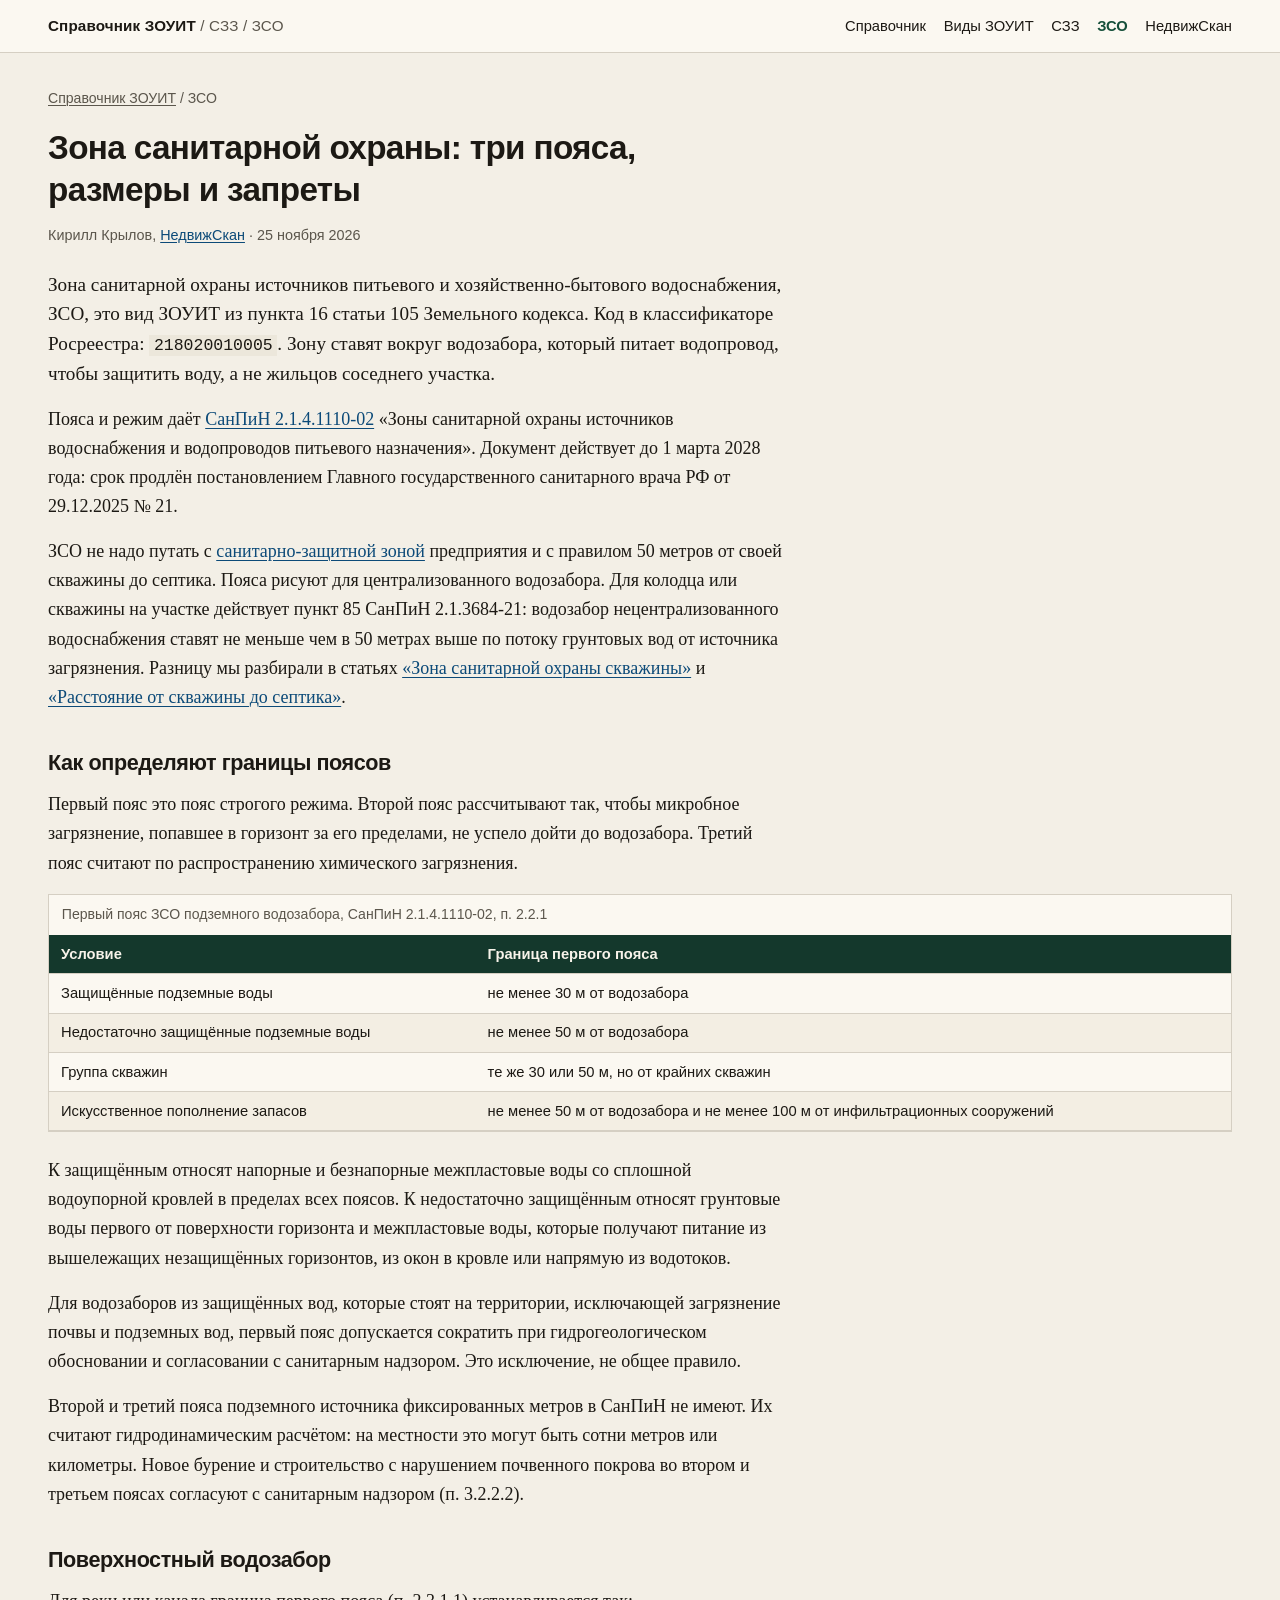
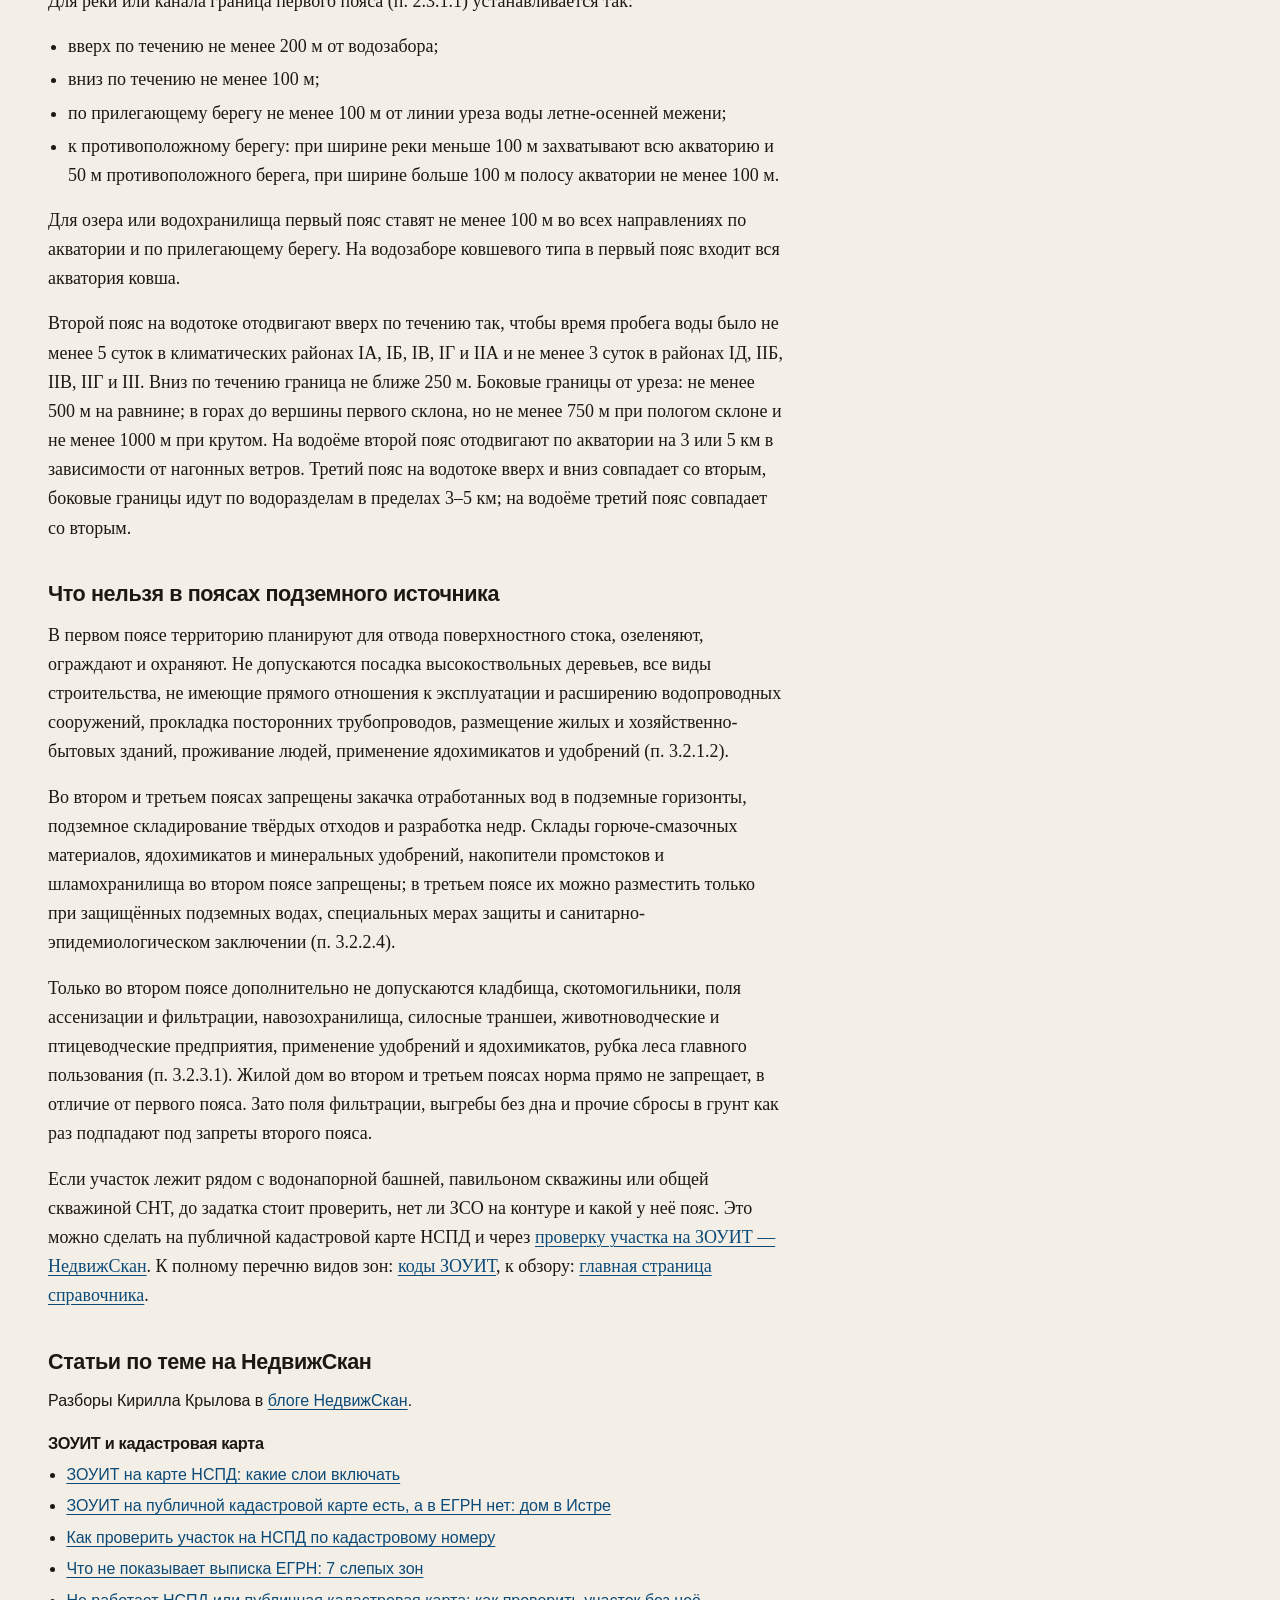
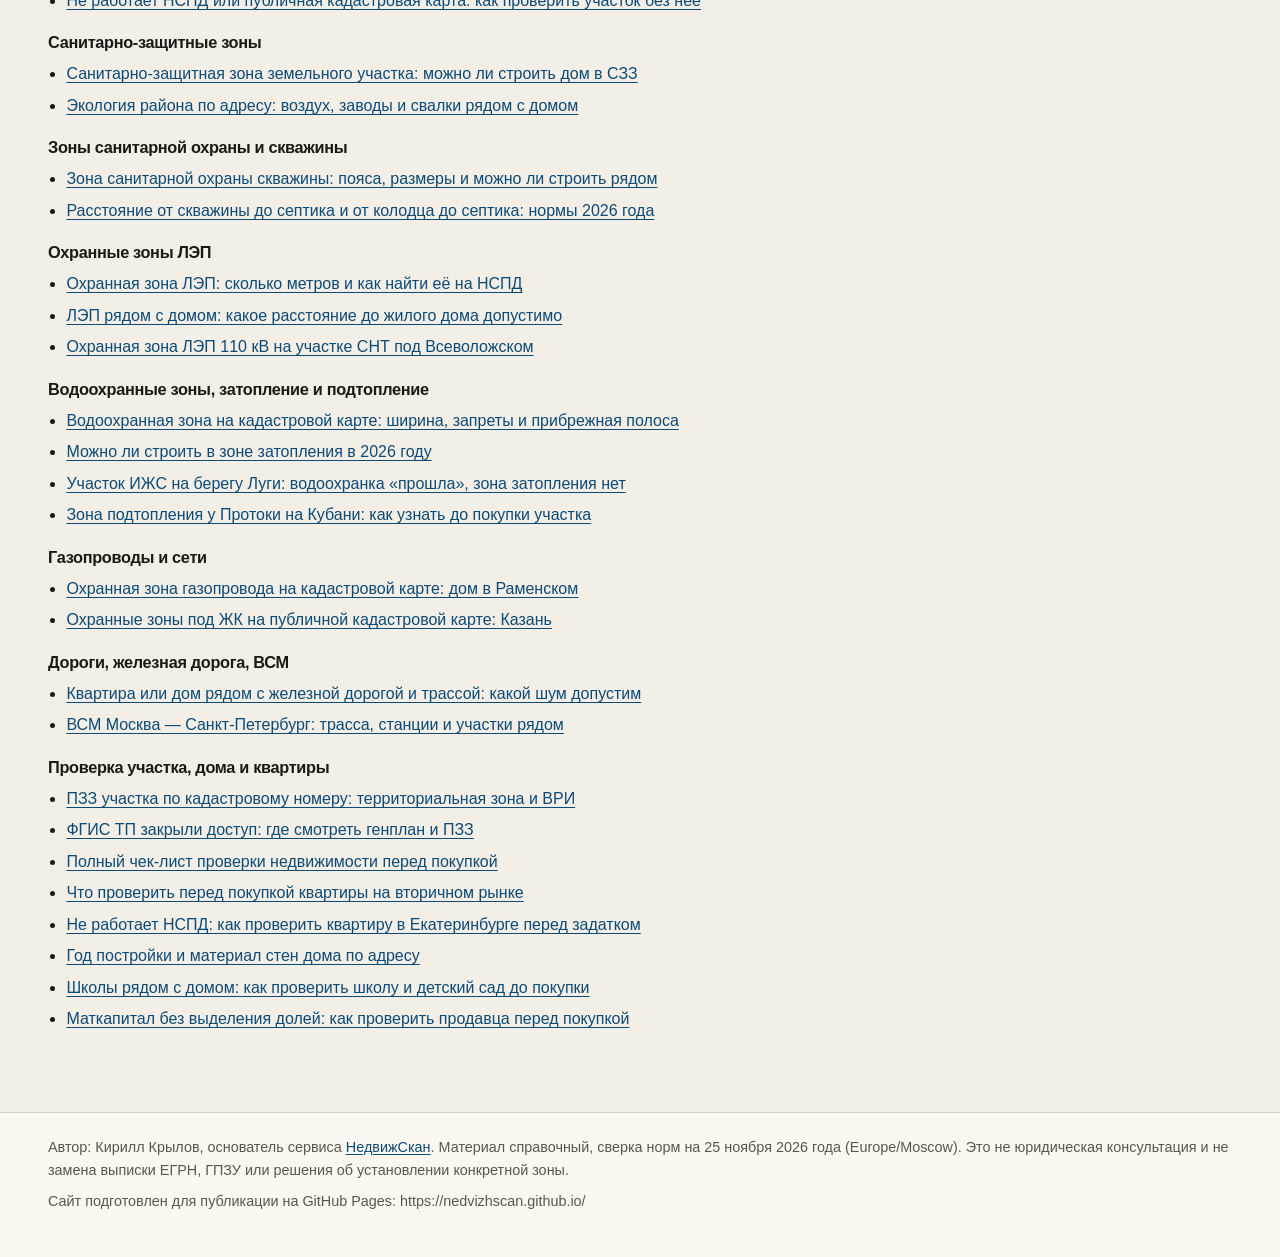
<file: zso.html>
<!DOCTYPE html>
<html lang="ru">
<head>
  <meta charset="utf-8">
  <meta name="viewport" content="width=device-width, initial-scale=1">
  <title>Зона санитарной охраны: три пояса, размеры и запреты</title>
  <meta name="description" content="Пояса ЗСО по СанПиН 2.1.4.1110-02: 30 и 50 метров первого пояса, расчёт второго и третьего, что нельзя у водозабора и чем ЗСО отличается от своей скважины.">
  <link rel="canonical" href="https://nedvizhscan.github.io/zso.html">
  <meta name="author" content="Кирилл Крылов">
  <meta name="robots" content="index,follow">
  <meta property="og:type" content="article">
  <meta property="og:locale" content="ru_RU">
  <meta property="og:title" content="Зона санитарной охраны: три пояса, размеры и запреты">
  <meta property="og:description" content="Пояса ЗСО по СанПиН 2.1.4.1110-02: 30 и 50 метров первого пояса, расчёт второго и третьего, что нельзя у водозабора и чем ЗСО отличается от своей скважины.">
  <meta property="og:url" content="https://nedvizhscan.github.io/zso.html">
  <meta property="og:site_name" content="Справочник ЗОУИТ, СЗЗ и ЗСО">
  <meta name="twitter:card" content="summary">
  <meta name="twitter:title" content="Зона санитарной охраны: три пояса, размеры и запреты">
  <meta name="twitter:description" content="Пояса ЗСО по СанПиН 2.1.4.1110-02: 30 и 50 метров первого пояса, расчёт второго и третьего, что нельзя у водозабора и чем ЗСО отличается от своей скважины.">
  <link rel="stylesheet" href="css/style.css">
  <script type="application/ld+json">
{
  "@context": "https://schema.org",
  "@graph": [
    {
      "@type": "WebSite",
      "@id": "https://nedvizhscan.github.io/#website",
      "url": "https://nedvizhscan.github.io/",
      "name": "Справочник ЗОУИТ, СЗЗ и ЗСО",
      "inLanguage": "ru-RU",
      "publisher": {
        "@id": "https://nedvizhscan.github.io/#org"
      }
    },
    {
      "@type": "Organization",
      "@id": "https://nedvizhscan.github.io/#org",
      "name": "НедвижСкан",
      "url": "https://nedvizhscan.ru/"
    },
    {
      "@type": "Person",
      "@id": "https://nedvizhscan.github.io/#kirill",
      "name": "Кирилл Крылов",
      "jobTitle": "Основатель НедвижСкан",
      "url": "https://nedvizhscan.ru/o-proekte",
      "sameAs": [
        "https://nedvizhscan.ru/"
      ],
      "worksFor": {
        "@id": "https://nedvizhscan.github.io/#org"
      }
    },
    {
      "@type": [
        "Article",
        "WebPage"
      ],
      "@id": "https://nedvizhscan.github.io/zso.html",
      "url": "https://nedvizhscan.github.io/zso.html",
      "name": "Зона санитарной охраны: три пояса, размеры и запреты",
      "headline": "Зона санитарной охраны: три пояса, размеры и запреты",
      "description": "Пояса ЗСО по СанПиН 2.1.4.1110-02: 30 и 50 метров первого пояса, расчёт второго и третьего, что нельзя у водозабора и чем ЗСО отличается от своей скважины.",
      "inLanguage": "ru-RU",
      "datePublished": "2026-11-25",
      "dateModified": "2026-11-25",
      "isPartOf": {
        "@id": "https://nedvizhscan.github.io/#website"
      },
      "author": {
        "@id": "https://nedvizhscan.github.io/#kirill"
      },
      "publisher": {
        "@id": "https://nedvizhscan.github.io/#org"
      },
      "mainEntityOfPage": "https://nedvizhscan.github.io/zso.html",
      "breadcrumb": {
        "@id": "https://nedvizhscan.github.io/zso.html#breadcrumb"
      }
    },
    {
      "@type": "BreadcrumbList",
      "@id": "https://nedvizhscan.github.io/zso.html#breadcrumb",
      "itemListElement": [
        {
          "@type": "ListItem",
          "position": 1,
          "name": "Справочник ЗОУИТ",
          "item": "https://nedvizhscan.github.io/"
        },
        {
          "@type": "ListItem",
          "position": 2,
          "name": "ЗСО",
          "item": "https://nedvizhscan.github.io/zso.html"
        }
      ]
    }
  ]
}
  </script>
</head>
<body>
  <a class="skip" href="#content">К содержанию</a>
  <header class="site">
    <div class="wrap header-row">
      <a class="brand" href="index.html">Справочник ЗОУИТ <span>/ СЗЗ / ЗСО</span></a>
      <nav class="site-nav" aria-label="Разделы"><a href="index.html">Справочник</a><a href="zouit.html">Виды ЗОУИТ</a><a href="szz.html">СЗЗ</a><a href="zso.html" aria-current="page">ЗСО</a><a href="https://nedvizhscan.ru/">НедвижСкан</a></nav>
    </div>
  </header>
  <main id="content">
    <div class="wrap">
      <nav class="crumbs" aria-label="Навигация"><a href="https://nedvizhscan.github.io/">Справочник ЗОУИТ</a> / <span>ЗСО</span></nav>
      
<div class="prose">
<h1>Зона санитарной охраны: три пояса, размеры и запреты</h1>
<p class="meta">Кирилл Крылов, <a href="https://nedvizhscan.ru/">НедвижСкан</a> · 25 ноября 2026</p>
<p class="lead">Зона санитарной охраны источников питьевого и хозяйственно-бытового водоснабжения, ЗСО, это вид ЗОУИТ из пункта 16 статьи 105 Земельного кодекса. Код в классификаторе Росреестра: <code>218020010005</code>. Зону ставят вокруг водозабора, который питает водопровод, чтобы защитить воду, а не жильцов соседнего участка.</p>
<p>Пояса и режим даёт <a href="https://base.garant.ru/12126663/">СанПиН 2.1.4.1110-02</a> «Зоны санитарной охраны источников водоснабжения и водопроводов питьевого назначения». Документ действует до 1 марта 2028 года: срок продлён постановлением Главного государственного санитарного врача РФ от 29.12.2025 № 21.</p>
<p>ЗСО не надо путать с <a href="szz.html">санитарно-защитной зоной</a> предприятия и с правилом 50 метров от своей скважины до септика. Пояса рисуют для централизованного водозабора. Для колодца или скважины на участке действует пункт 85 СанПиН 2.1.3684-21: водозабор нецентрализованного водоснабжения ставят не меньше чем в 50 метрах выше по потоку грунтовых вод от источника загрязнения. Разницу мы разбирали в статьях <a href="https://nedvizhscan.ru/blog/zona-sanitarnoj-ohrany-skvazhiny">«Зона санитарной охраны скважины»</a> и <a href="https://nedvizhscan.ru/blog/rasstoyanie-ot-skvazhiny-do-septika">«Расстояние от скважины до септика»</a>.</p>

<h2 id="poyasa">Как определяют границы поясов</h2>
<p>Первый пояс это пояс строгого режима. Второй пояс рассчитывают так, чтобы микробное загрязнение, попавшее в горизонт за его пределами, не успело дойти до водозабора. Третий пояс считают по распространению химического загрязнения.</p>
</div>
<div class="table-wrap">
<table>
  <caption>Первый пояс ЗСО подземного водозабора, СанПиН 2.1.4.1110-02, п. 2.2.1</caption>
  <thead>
    <tr><th>Условие</th><th>Граница первого пояса</th></tr>
  </thead>
  <tbody>
    <tr><td>Защищённые подземные воды</td><td>не менее 30 м от водозабора</td></tr>
    <tr><td>Недостаточно защищённые подземные воды</td><td>не менее 50 м от водозабора</td></tr>
    <tr><td>Группа скважин</td><td>те же 30 или 50 м, но от крайних скважин</td></tr>
    <tr><td>Искусственное пополнение запасов</td><td>не менее 50 м от водозабора и не менее 100 м от инфильтрационных сооружений</td></tr>
  </tbody>
</table>
</div>
<div class="prose">
<p>К защищённым относят напорные и безнапорные межпластовые воды со сплошной водоупорной кровлей в пределах всех поясов. К недостаточно защищённым относят грунтовые воды первого от поверхности горизонта и межпластовые воды, которые получают питание из вышележащих незащищённых горизонтов, из окон в кровле или напрямую из водотоков.</p>
<p>Для водозаборов из защищённых вод, которые стоят на территории, исключающей загрязнение почвы и подземных вод, первый пояс допускается сократить при гидрогеологическом обосновании и согласовании с санитарным надзором. Это исключение, не общее правило.</p>
<p>Второй и третий пояса подземного источника фиксированных метров в СанПиН не имеют. Их считают гидродинамическим расчётом: на местности это могут быть сотни метров или километры. Новое бурение и строительство с нарушением почвенного покрова во втором и третьем поясах согласуют с санитарным надзором (п. 3.2.2.2).</p>

<h2 id="poverhnost">Поверхностный водозабор</h2>
<p>Для реки или канала граница первого пояса (п. 2.3.1.1) устанавливается так:</p>
<ul>
  <li>вверх по течению не менее 200 м от водозабора;</li>
  <li>вниз по течению не менее 100 м;</li>
  <li>по прилегающему берегу не менее 100 м от линии уреза воды летне-осенней межени;</li>
  <li>к противоположному берегу: при ширине реки меньше 100 м захватывают всю акваторию и 50 м противоположного берега, при ширине больше 100 м полосу акватории не менее 100 м.</li>
</ul>
<p>Для озера или водохранилища первый пояс ставят не менее 100 м во всех направлениях по акватории и по прилегающему берегу. На водозаборе ковшевого типа в первый пояс входит вся акватория ковша.</p>
<p>Второй пояс на водотоке отодвигают вверх по течению так, чтобы время пробега воды было не менее 5 суток в климатических районах IА, IБ, IВ, IГ и IIА и не менее 3 суток в районах IД, IIБ, IIВ, IIГ и III. Вниз по течению граница не ближе 250 м. Боковые границы от уреза: не менее 500 м на равнине; в горах до вершины первого склона, но не менее 750 м при пологом склоне и не менее 1000 м при крутом. На водоёме второй пояс отодвигают по акватории на 3 или 5 км в зависимости от нагонных ветров. Третий пояс на водотоке вверх и вниз совпадает со вторым, боковые границы идут по водоразделам в пределах 3–5 км; на водоёме третий пояс совпадает со вторым.</p>

<h2 id="zaprety">Что нельзя в поясах подземного источника</h2>
<p>В первом поясе территорию планируют для отвода поверхностного стока, озеленяют, ограждают и охраняют. Не допускаются посадка высокоствольных деревьев, все виды строительства, не имеющие прямого отношения к эксплуатации и расширению водопроводных сооружений, прокладка посторонних трубопроводов, размещение жилых и хозяйственно-бытовых зданий, проживание людей, применение ядохимикатов и удобрений (п. 3.2.1.2).</p>
<p>Во втором и третьем поясах запрещены закачка отработанных вод в подземные горизонты, подземное складирование твёрдых отходов и разработка недр. Склады горюче-смазочных материалов, ядохимикатов и минеральных удобрений, накопители промстоков и шламохранилища во втором поясе запрещены; в третьем поясе их можно разместить только при защищённых подземных водах, специальных мерах защиты и санитарно-эпидемиологическом заключении (п. 3.2.2.4).</p>
<p>Только во втором поясе дополнительно не допускаются кладбища, скотомогильники, поля ассенизации и фильтрации, навозохранилища, силосные траншеи, животноводческие и птицеводческие предприятия, применение удобрений и ядохимикатов, рубка леса главного пользования (п. 3.2.3.1). Жилой дом во втором и третьем поясах норма прямо не запрещает, в отличие от первого пояса. Зато поля фильтрации, выгребы без дна и прочие сбросы в грунт как раз подпадают под запреты второго пояса.</p>
<p>Если участок лежит рядом с водонапорной башней, павильоном скважины или общей скважиной СНТ, до задатка стоит проверить, нет ли ЗСО на контуре и какой у неё пояс. Это можно сделать на публичной кадастровой карте НСПД и через <a href="https://nedvizhscan.ru/">проверку участка на ЗОУИТ — НедвижСкан</a>. К полному перечню видов зон: <a href="zouit.html">коды ЗОУИТ</a>, к обзору: <a href="index.html">главная страница справочника</a>.</p>
</div>

      <section class="articles" id="stati" aria-labelledby="stati-h">
<h2 id="stati-h">Статьи по теме на НедвижСкан</h2>
<p>Разборы Кирилла Крылова в <a href="https://nedvizhscan.ru/blog">блоге НедвижСкан</a>.</p>
<h3>ЗОУИТ и кадастровая карта</h3>
<ul>
<li><a href="https://nedvizhscan.ru/blog/zouit-na-karte-nspd">ЗОУИТ на карте НСПД: какие слои включать</a></li>
<li><a href="https://nedvizhscan.ru/blog/zouit-publichnaya-kadastrovaya-karta-nspd-istra">ЗОУИТ на публичной кадастровой карте есть, а в ЕГРН нет: дом в Истре</a></li>
<li><a href="https://nedvizhscan.ru/blog/proverka-uchastka-na-nspd">Как проверить участок на НСПД по кадастровому номеру</a></li>
<li><a href="https://nedvizhscan.ru/blog/chto-ne-pokazyvaet-vypiska-egrn">Что не показывает выписка ЕГРН: 7 слепых зон</a></li>
<li><a href="https://nedvizhscan.ru/blog/ne-rabotaet-nspd-i-pkk-kak-proverit-uchastok">Не работает НСПД или публичная кадастровая карта: как проверить участок без неё</a></li>
</ul>
<h3>Санитарно-защитные зоны</h3>
<ul>
<li><a href="https://nedvizhscan.ru/blog/sanitarno-zashchitnaya-zona-uchastka-mozhno-li-stroit">Санитарно-защитная зона земельного участка: можно ли строить дом в СЗЗ</a></li>
<li><a href="https://nedvizhscan.ru/blog/ekologiya-rajona-po-adresu">Экология района по адресу: воздух, заводы и свалки рядом с домом</a></li>
</ul>
<h3>Зоны санитарной охраны и скважины</h3>
<ul>
<li><a href="https://nedvizhscan.ru/blog/zona-sanitarnoj-ohrany-skvazhiny">Зона санитарной охраны скважины: пояса, размеры и можно ли строить рядом</a></li>
<li><a href="https://nedvizhscan.ru/blog/rasstoyanie-ot-skvazhiny-do-septika">Расстояние от скважины до септика и от колодца до септика: нормы 2026 года</a></li>
</ul>
<h3>Охранные зоны ЛЭП</h3>
<ul>
<li><a href="https://nedvizhscan.ru/blog/ohrannye-zony-lep-nspd">Охранная зона ЛЭП: сколько метров и как найти её на НСПД</a></li>
<li><a href="https://nedvizhscan.ru/blog/lep-ryadom-s-domom-rasstoyanie-pered-pokupkoj">ЛЭП рядом с домом: какое расстояние до жилого дома допустимо</a></li>
<li><a href="https://nedvizhscan.ru/blog/ohrannaya-zona-lep-110-kv-nspd-vsevolozhsk">Охранная зона ЛЭП 110 кВ на участке СНТ под Всеволожском</a></li>
</ul>
<h3>Водоохранные зоны, затопление и подтопление</h3>
<ul>
<li><a href="https://nedvizhscan.ru/blog/vodoohrannaya-zona-i-zashchitnaya-polosa">Водоохранная зона на кадастровой карте: ширина, запреты и прибрежная полоса</a></li>
<li><a href="https://nedvizhscan.ru/blog/zapret-stroiki-v-zone-zatopleniya-2026">Можно ли строить в зоне затопления в 2026 году</a></li>
<li><a href="https://nedvizhscan.ru/blog/luga-uchastok-izhs-zona-zatopleniya-301-fz-nspd">Участок ИЖС на берегу Луги: водоохранка «прошла», зона затопления нет</a></li>
<li><a href="https://nedvizhscan.ru/blog/zona-podtopleniya-kuban-protoka-slavyansk">Зона подтопления у Протоки на Кубани: как узнать до покупки участка</a></li>
</ul>
<h3>Газопроводы и сети</h3>
<ul>
<li><a href="https://nedvizhscan.ru/blog/ohrannaya-zona-gazoprovoda-kadastrovaya-karta-ramenskoe">Охранная зона газопровода на кадастровой карте: дом в Раменском</a></li>
<li><a href="https://nedvizhscan.ru/blog/publichnaya-kadastrovaya-karta-ohrannye-zony-mkd-kazan">Охранные зоны под ЖК на публичной кадастровой карте: Казань</a></li>
</ul>
<h3>Дороги, железная дорога, ВСМ</h3>
<ul>
<li><a href="https://nedvizhscan.ru/blog/kvartira-ryadom-s-zheleznoj-dorogoj-i-trassoj-shum">Квартира или дом рядом с железной дорогой и трассой: какой шум допустим</a></li>
<li><a href="https://nedvizhscan.ru/blog/vsm-moskva-peterburg-karta-stancii-uchastok-ryadom">ВСМ Москва — Санкт-Петербург: трасса, станции и участки рядом</a></li>
</ul>
<h3>Проверка участка, дома и квартиры</h3>
<ul>
<li><a href="https://nedvizhscan.ru/blog/pzz-uchastka-po-kadastrovomu-nomeru">ПЗЗ участка по кадастровому номеру: территориальная зона и ВРИ</a></li>
<li><a href="https://nedvizhscan.ru/blog/fgis-tp-zakryli-dostup-gde-smotret-genplan-i-pzz">ФГИС ТП закрыли доступ: где смотреть генплан и ПЗЗ</a></li>
<li><a href="https://nedvizhscan.ru/blog/chek-list-proverki-nedvizhimosti-pered-pokupkoy">Полный чек-лист проверки недвижимости перед покупкой</a></li>
<li><a href="https://nedvizhscan.ru/blog/chto-proverit-pered-pokupkoy-kvartiry-na-vtorichke">Что проверить перед покупкой квартиры на вторичном рынке</a></li>
<li><a href="https://nedvizhscan.ru/blog/ne-rabotaet-nspd-proverka-kvartiry-ekaterinburg">Не работает НСПД: как проверить квартиру в Екатеринбурге перед задатком</a></li>
<li><a href="https://nedvizhscan.ru/blog/god-postrojki-i-material-sten-doma-po-adresu">Год постройки и материал стен дома по адресу</a></li>
<li><a href="https://nedvizhscan.ru/blog/shkoly-ryadom-s-domom-pered-pokupkoj-kvartiry">Школы рядом с домом: как проверить школу и детский сад до покупки</a></li>
<li><a href="https://nedvizhscan.ru/blog/matkapital-bez-vydeleniya-doley">Маткапитал без выделения долей: как проверить продавца перед покупкой</a></li>
</ul>
</section>
    </div>
  </main>
  <footer class="site">
    <div class="wrap">
      <p>Автор: Кирилл Крылов, основатель сервиса <a href="https://nedvizhscan.ru/">НедвижСкан</a>. Материал справочный, сверка норм на 25 ноября 2026 года (Europe/Moscow). Это не юридическая консультация и не замена выписки ЕГРН, ГПЗУ или решения об установлении конкретной зоны.</p>
      <p>Сайт подготовлен для публикации на GitHub Pages: <span>https://nedvizhscan.github.io/</span></p>
    </div>
  </footer>
</body>
</html>
</file>
<file: css/style.css>
/* Справочник ЗОУИТ, СЗЗ и ЗСО. Статическая страница, без сборки. */
:root {
  --bg: #f3efe6;
  --bg-card: #fbf8f1;
  --ink: #1c1914;
  --muted: #5b564c;
  --line: #d5cfc3;
  --accent: #154f3a;
  --accent-soft: #e4efe8;
  --link: #0c4a78;
  --link-hover: #082f4c;
  --thead: #14382c;
  --warn: #6b3a12;
  --shadow: 0 1px 0 rgba(28, 25, 20, 0.06);
  --max: 46rem;
  --wide: 74rem;
  --font-serif: "Iowan Old Style", "Palatino Linotype", Palatino, "URW Palladio L", "Times New Roman", Times, serif;
  --font-sans: "Segoe UI", "Helvetica Neue", Arial, "Noto Sans", sans-serif;
  --font-mono: "SFMono-Regular", "Consolas", "Liberation Mono", Menlo, monospace;
}

* { box-sizing: border-box; }

html { scroll-behavior: smooth; }

body {
  margin: 0;
  background: var(--bg);
  color: var(--ink);
  font-family: var(--font-serif);
  font-size: 1.125rem;
  line-height: 1.62;
  text-rendering: optimizeLegibility;
}

a { color: var(--link); text-decoration-thickness: 1px; text-underline-offset: 0.16em; }
a:hover { color: var(--link-hover); }
a:focus-visible { outline: 2px solid var(--accent); outline-offset: 2px; }

.skip {
  position: absolute;
  left: -999px;
  top: 0;
  background: var(--ink);
  color: #fff;
  padding: 0.5rem 1rem;
}
.skip:focus { left: 0.5rem; top: 0.5rem; z-index: 20; }

.wrap {
  width: min(var(--wide), calc(100% - 2rem));
  margin: 0 auto;
}

.prose { width: min(var(--max), 100%); }

header.site {
  border-bottom: 1px solid var(--line);
  background: var(--bg-card);
  padding: 0.85rem 0;
  position: sticky;
  top: 0;
  z-index: 10;
}

.header-row {
  display: flex;
  align-items: baseline;
  justify-content: space-between;
  gap: 1rem 1.5rem;
  flex-wrap: wrap;
}

.brand {
  font-family: var(--font-sans);
  font-weight: 650;
  font-size: 0.95rem;
  letter-spacing: 0.01em;
  color: var(--ink);
  text-decoration: none;
}
.brand:hover { color: var(--accent); }
.brand span { color: var(--muted); font-weight: 500; }

nav.site-nav {
  display: flex;
  flex-wrap: wrap;
  gap: 0.35rem 1.1rem;
  font-family: var(--font-sans);
  font-size: 0.92rem;
}
nav.site-nav a { color: var(--ink); text-decoration: none; }
nav.site-nav a:hover { color: var(--link); text-decoration: underline; }
nav.site-nav a[aria-current="page"] { color: var(--accent); font-weight: 650; }

main { padding: 2.1rem 0 4rem; }

h1, h2, h3, h4 {
  font-family: var(--font-sans);
  font-weight: 650;
  line-height: 1.25;
  letter-spacing: -0.02em;
  text-wrap: pretty;
}
h1 { font-size: clamp(1.7rem, 2.6vw, 2.25rem); margin: 0 0 0.85rem; }
h2 { font-size: 1.35rem; margin: 2.4rem 0 0.8rem; }
h3 { font-size: 1.12rem; margin: 1.6rem 0 0.55rem; }

p { margin: 0 0 1rem; }
.lead { font-size: 1.2rem; line-height: 1.55; }

.meta {
  font-family: var(--font-sans);
  font-size: 0.9rem;
  color: var(--muted);
  margin: 0 0 1.4rem;
}

.toc {
  background: var(--bg-card);
  border: 1px solid var(--line);
  padding: 1rem 1.15rem 0.85rem;
  margin: 1.4rem 0 1.8rem;
  font-family: var(--font-sans);
  font-size: 0.95rem;
}
.toc h2 { margin: 0 0 0.5rem; font-size: 0.95rem; letter-spacing: 0; }
.toc ol { margin: 0; padding-left: 1.2rem; }
.toc li { margin: 0.2rem 0; }

.note {
  border-left: 3px solid var(--accent);
  background: var(--accent-soft);
  padding: 0.85rem 1rem;
  margin: 1.2rem 0 1.4rem;
  font-size: 1.02rem;
}
.note p:last-child { margin-bottom: 0; }

.warn {
  border-left: 3px solid var(--warn);
  background: #f6ecdf;
  padding: 0.85rem 1rem;
  margin: 1.2rem 0 1.4rem;
}
.warn p:last-child { margin-bottom: 0; }

.table-wrap {
  overflow-x: auto;
  margin: 1rem 0 1.5rem;
  border: 1px solid var(--line);
  background: var(--bg-card);
  -webkit-overflow-scrolling: touch;
}

table {
  width: 100%;
  border-collapse: collapse;
  font-family: var(--font-sans);
  font-size: 0.92rem;
  line-height: 1.4;
  min-width: 36rem;
}

caption {
  text-align: left;
  font-family: var(--font-sans);
  font-size: 0.88rem;
  color: var(--muted);
  padding: 0.65rem 0.8rem;
  caption-side: top;
}

th, td {
  vertical-align: top;
  padding: 0.55rem 0.75rem;
  border-bottom: 1px solid var(--line);
  text-align: left;
}
th {
  background: var(--thead);
  color: #f7f3ea;
  font-weight: 600;
  position: sticky;
  top: 0;
}
tr:nth-child(even) td { background: #f3eee3; }
td.code, th.code { font-family: var(--font-mono); font-size: 0.8rem; white-space: nowrap; }
.num { font-variant-numeric: tabular-nums; white-space: nowrap; }

ul, ol { margin: 0 0 1rem; padding-left: 1.25rem; }
li { margin: 0.25rem 0; }

.articles {
  font-family: var(--font-sans);
  font-size: 1rem;
}
.articles h3 { font-size: 1.02rem; margin-top: 1.15rem; }
.articles ul { padding-left: 1.15rem; }
.articles li { margin: 0.35rem 0; }

.sources {
  font-size: 1rem;
}
.sources li { margin: 0.4rem 0; }

footer.site {
  border-top: 1px solid var(--line);
  padding: 1.4rem 0 2.2rem;
  font-family: var(--font-sans);
  font-size: 0.9rem;
  color: var(--muted);
  background: var(--bg-card);
}
footer.site p { margin: 0 0 0.5rem; }

.crumbs {
  font-family: var(--font-sans);
  font-size: 0.88rem;
  color: var(--muted);
  margin: 0 0 1.1rem;
}
.crumbs a { color: var(--muted); }
.crumbs a:hover { color: var(--link); }

code {
  font-family: var(--font-mono);
  font-size: 0.86em;
  background: #ece7db;
  padding: 0.05em 0.28em;
}

@media (max-width: 720px) {
  body { font-size: 1.05rem; }
  table { min-width: 32rem; font-size: 0.86rem; }
  header.site { position: static; }
}
</file>
